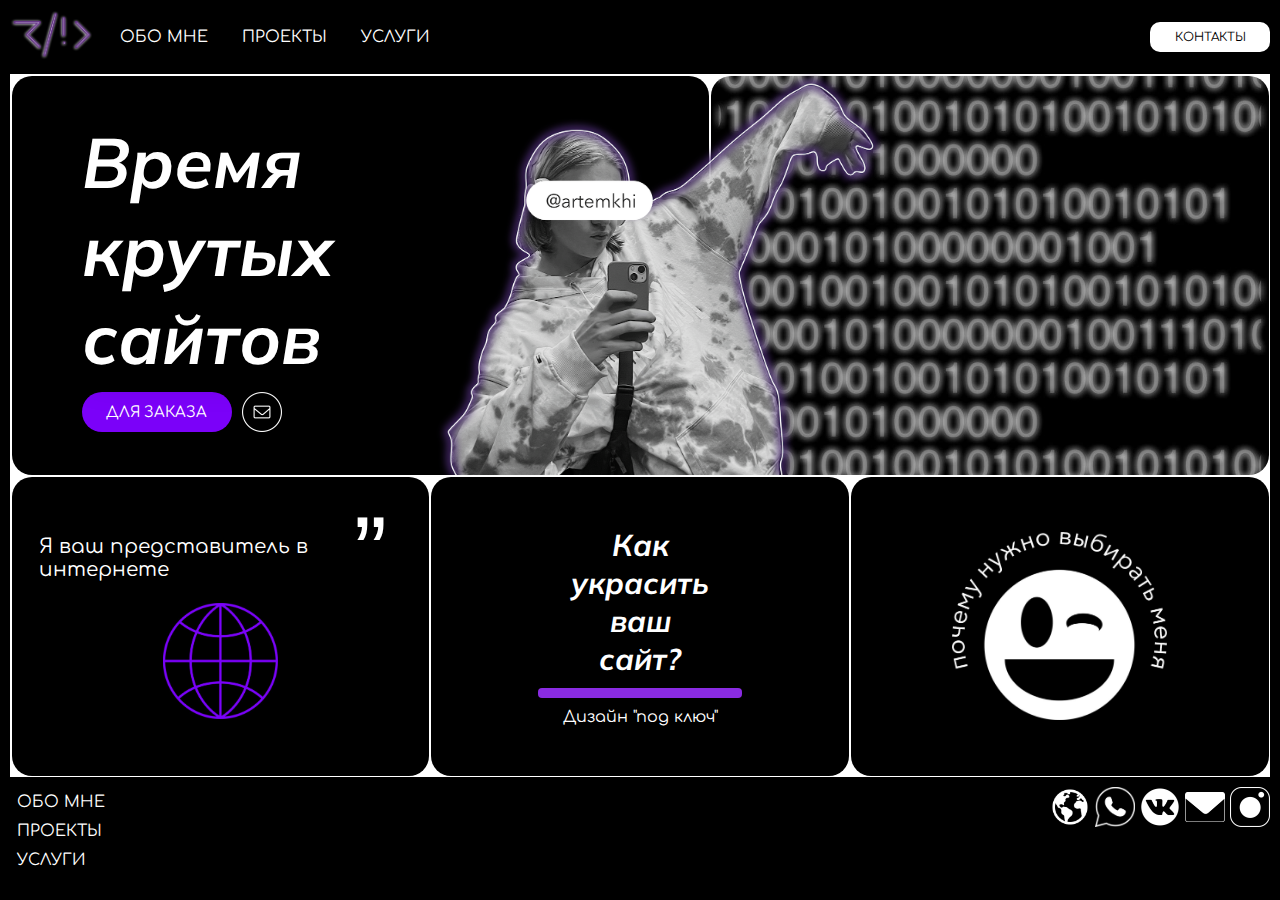
<file: index.html>
<!DOCTYPE html>
<html lang="ru">
<head>
    <meta charset="UTF-8">
    <meta http-equiv="X-UA-Compatible" content="IE=edge">
    <meta name="viewport" content="width=device-width, initial-scale=1.0">
    <meta name="theme-color" content="black">
    <title>Artemkhi - Ваш web-программист</title>
    <link rel="stylesheet" href="style.css">
    <link rel="preconnect" href="https://fonts.googleapis.com"> 
    <link rel="preconnect" href="https://fonts.gstatic.com" crossorigin> 
    <link href="https://fonts.googleapis.com/css2?family=Comfortaa&family=Mulish:ital,wght@0,1000;1,1000&display=swap" rel="stylesheet">
</head>
<body>
    <header>
        <a href="index.html"><img src="media/logo.jpeg" alt="Artemkhi logo" class="logo"></a>
        <nav>
            <a href="about_me">Обо мне</a>
            <a href="projects">Проекты</a>
            <a href="services">Услуги</a>
        </nav>
        <div class="button_placer">
            <a href="contacts"><button class="contact">Контакты</button></a>
        </div>
    </header>
    <main class="one">
        <div class="line one">
            <div class="block one">
                <h1>Время<br>крутых<br>сайтов</h1>
                <div class="button_placer">
                    <a href="contacts"><button style="cursor: pointer">Для заказа</button></a>
                    <img src="media/mail_site.jpeg" alt="Send an email" onclick="openMailAlert()" style="cursor: pointer">
                </div>
                <img src="media/me.png" alt="Artem Khi's photo" class="me">
            </div>
            <div class="block two"></div>
        </div>
        <div class="line two">
            <div class="block one" onclick="window.location = 'about_me'">
                <p class="overlay">”</p>
                <p id="phrase">Я ваш представитель в интернете</p>
                <img src="media/globe.jpeg" alt="Земной шар">
            </div>
            <div class="block two" onclick="window.location = 'services'">
                <h1>Как<br>украсить<br>ваш<br>сайт?</h1>
                <div class="line"></div>
                <p>Дизайн "под ключ"</p>
            </div>
            <div class="block three" onclick="window.location = 'why_me'">
                <img src="media/why_me.jpeg" alt="Почему нужно выбирать меня">
            </div>
        </div>
    </main>
    <footer>
        <nav>
            <a href="about_me">Обо мне</a>
            <a href="projects">Проекты</a>
            <a href="services">Услуги</a>
        </nav>
        <div class="social">
            <a onclick="openLangAlert()"><img src="media/lang.png" alt="Язык (Language)"></a>
            <a href="https://wa.me/79188590229" target="_blank"><img src="media/social/wa.jpeg" alt="Иконка WhatsApp"></a>
            <a href="https://vk.com/artemkhi" target="_blank"><img src="media/social/vk.jpeg" alt="Иконка ВК"></a>
            <a onclick="openMailAlert()"><img src="media/social/email.jpeg" alt="Иконка эл.почты"></a>
            <a href="https://instagram.com/artemhiz" target="_blank"><img src="media/social/inst.jpeg" alt="Иконка Instagram" style="margin-right: 0"></a>
        </div>
    </footer>
    <script src="email.js"></script>
    <script src="language.js"></script>
</body>
</html>
</file>
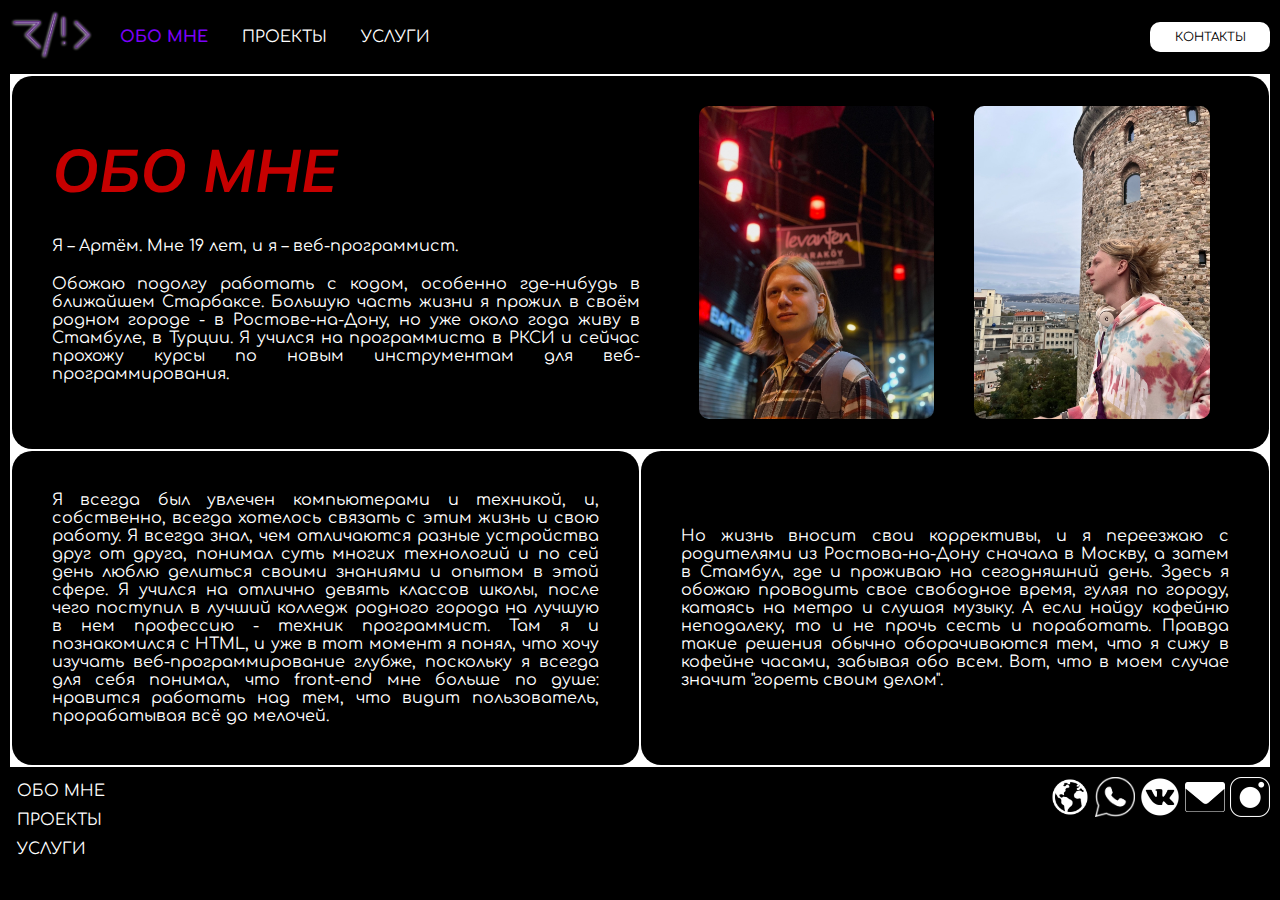
<file: about_me/index.html>
<!DOCTYPE html>
<html lang="ru">
<head>
    <meta charset="UTF-8">
    <meta http-equiv="X-UA-Compatible" content="IE=edge">
    <meta name="viewport" content="width=device-width, initial-scale=1.0">
    <meta name="theme-color" content="black">
    <title>Обо мне | Artemkhi</title>
    <link rel="stylesheet" href="../style.css">
    <link rel="preconnect" href="https://fonts.googleapis.com"> 
    <link rel="preconnect" href="https://fonts.gstatic.com" crossorigin> 
    <link href="https://fonts.googleapis.com/css2?family=Comfortaa&family=Mulish:ital,wght@0,1000;1,1000&display=swap" rel="stylesheet">
</head>
<body>
    <header>
        <a href="../index.html"><img src="../media/logo.jpeg" alt="Artemkhi logo" class="logo"></a>
        <nav>
            <a href="../about_me" class="active">Обо мне</a>
            <a href="../projects">Проекты</a>
            <a href="../services">Услуги</a>
        </nav>
        <div class="button_placer">
            <a href="../contacts"><button class="contact">Контакты</button></a>
        </div>
    </header>
    <main class="two">
        <div class="line one">
            <div class="block one">
                <div class="text">
                    <h1>Обо мне</h1>
                    <p>Я – Артём. Мне 19 лет, и я – веб-программист.</p>
                    <p>Обожаю подолгу работать с кодом, особенно где-нибудь в ближайшем Старбаксе. Большую часть жизни я прожил в своём родном городе - в Ростове-на-Дону, но уже около года живу в Стамбуле, в Турции. Я учился на программиста в РКСИ и сейчас прохожу курсы по новым инструментам для веб-программирования.</p>
                </div>
                <div class="photos">
                    <img src="../media/me_2_1.jpeg" alt="Фото 1">
                    <img src="../media/me_2_2.jpeg" alt="Фото 2">
                </div>
            </div>
        </div>
        <div class="line two">
            <div class="block one">
                <p>Я всегда был увлечен компьютерами и техникой, и, собственно, всегда хотелось связать с этим жизнь и свою работу. Я всегда знал, чем отличаются разные устройства друг от друга, понимал суть многих технологий и по сей день люблю делиться своими знаниями и опытом в этой сфере. Я учился на отлично девять классов школы, после чего поступил в лучший колледж родного города на лучшую в нем профессию - техник программист. Там я и познакомился с HTML, и уже в тот момент я понял, что хочу изучать веб-программирование глубже, поскольку я всегда для себя понимал, что front-end мне больше по душе: нравится работать над тем, что видит пользователь, прорабатывая всё до мелочей.</p>
            </div>
            <div class="block two">
                <p>Но жизнь вносит свои коррективы, и я переезжаю с родителями из Ростова-на-Дону сначала в Москву, а затем в Стамбул, где и проживаю на сегодняшний день. Здесь я обожаю проводить свое свободное время, гуляя по городу, катаясь на метро и слушая музыку. А если найду кофейню неподалеку, то и не прочь сесть и поработать. Правда такие решения обычно оборачиваются тем, что я сижу в кофейне часами, забывая обо всем. Вот, что в моем случае значит "гореть своим делом".</p>
            </div>
        </div>
    </main>
    <footer>
        <nav>
            <a href="../about_me">Обо мне</a>
            <a href="../projects">Проекты</a>
            <a href="../services">Услуги</a>
        </nav>
        <div class="social">
            <a onclick="openLangAlert()"><img src="../media/lang.png" alt="Язык (Language)"></a>
            <a href="https://wa.me/79188590229" target="_blank"><img src="../media/social/wa.jpeg" alt="Иконка WhatsApp"></a>
            <a href="https://vk.com/artemkhi" target="_blank"><img src="../media/social/vk.jpeg" alt="Иконка ВК"></a>
            <a onclick="openMailAlert()"><img src="../media/social/email.jpeg" alt="Иконка эл.почты"></a>
            <a href="https://instagram.com/artemhiz" target="_blank"><img src="../media/social/inst.jpeg" alt="Иконка Instagram" style="margin-right: 0"></a>
        </div>
    </footer>
    <script src="../email.js"></script>
    <script src="../language.js"></script>
</body>
</html>
</file>
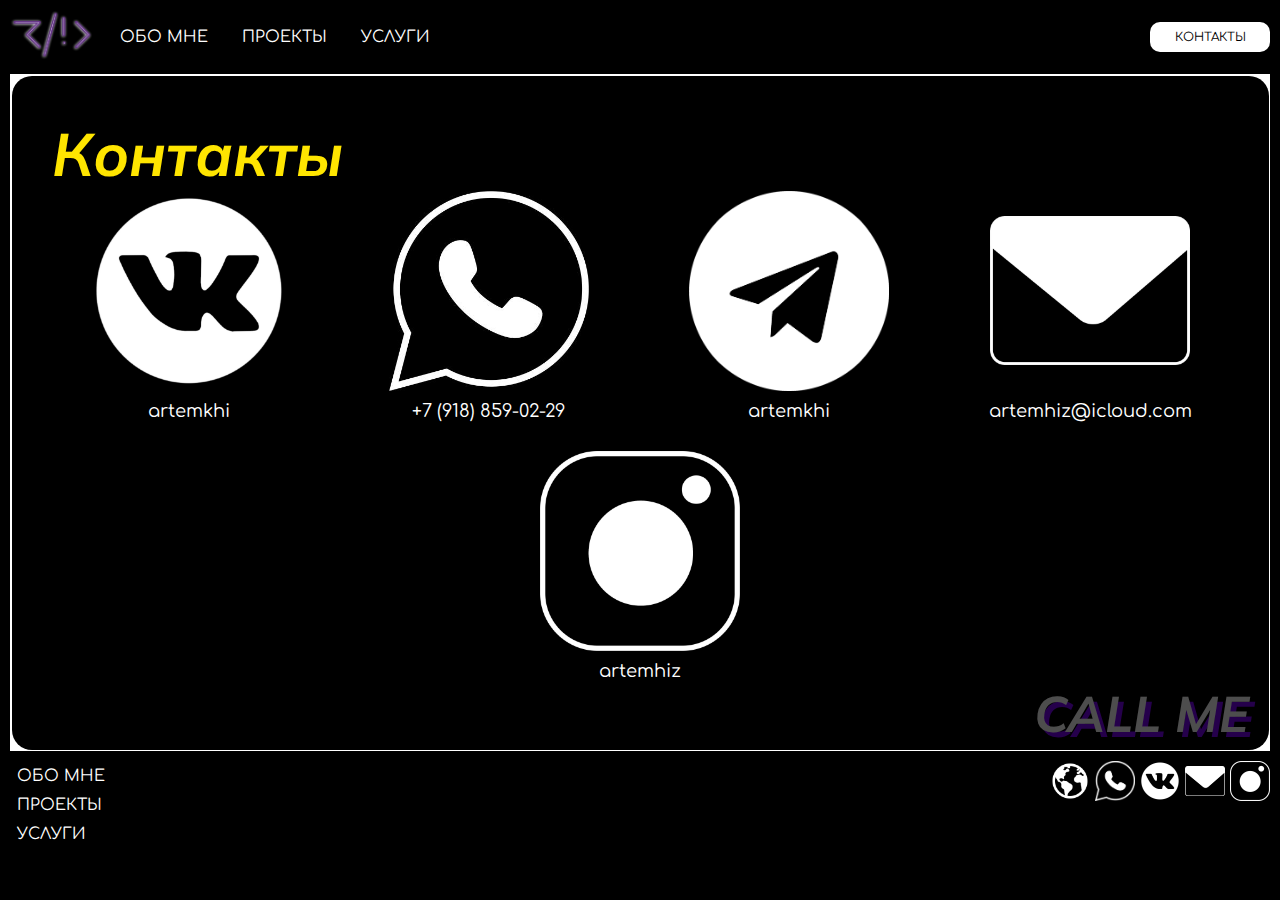
<file: contacts/index.html>
<!DOCTYPE html>
<html lang="ru">
<head>
    <meta charset="UTF-8">
    <meta http-equiv="X-UA-Compatible" content="IE=edge">
    <meta name="viewport" content="width=device-width, initial-scale=1.0">
    <meta name="theme-color" content="black">
    <title>Контакты | Artemkhi</title>
    <link rel="stylesheet" href="../style.css">
    <link rel="preconnect" href="https://fonts.googleapis.com"> 
    <link rel="preconnect" href="https://fonts.gstatic.com" crossorigin> 
    <link href="https://fonts.googleapis.com/css2?family=Comfortaa&family=Mulish:ital,wght@0,1000;1,1000&display=swap" rel="stylesheet">
</head>
<body>
    <header>
        <a href="../index.html"><img src="../media/logo.jpeg" alt="Artemkhi logo" class="logo"></a>
        <nav>
            <a href="../about_me">Обо мне</a>
            <a href="../projects">Проекты</a>
            <a href="../services">Услуги</a>
        </nav>
        <div class="button_placer">
            <a href="../contacts"><button class="contact">Контакты</button></a>
        </div>
    </header>
    <main class="five">
        <div class="line one">
            <div class="block one">
                <h1>Контакты</h1>
                <div class="contact_list">
                    <div class="contact_point" onclick="window.open('https://vk.com/artemkhi', '_blank')">
                        <img src="../media/social/vk.jpeg" alt="Иконка ВК">
                        <p>artemkhi</p>
                    </div>
                    <div class="contact_point" onclick="window.open('https://wa.me/79188590229', '_blank')">
                        <img src="../media/social/wa.jpeg" alt="Иконка WhatsApp">
                        <p>+7 (918) 859-02-29</p>
                    </div>
                    <div class="contact_point" onclick="window.open('https://t.me/artemkhi', '_blank')">
                        <img src="../media/social/telegram.png" alt="Иконка Telegram">
                        <p>artemkhi</p>
                    </div>
                    <div class="contact_point" onclick="openMailAlert()">
                        <div class="placer" style="flex-grow: 1; display: flex; align-items: center">
                            <img src="../media/social/email.jpeg" alt="Иконка эл. почты">
                        </div>
                        <p>artemhiz@icloud.com</p>
                    </div>
                    <div class="contact_point" onclick="window.open('https://instagram.com/artemhiz', '_blank')">
                        <img src="../media/social/inst.jpeg" alt="Иконка Instagram">
                        <p>artemhiz</p>
                    </div>
                </div>
                <h2>CALL ME</h2>
            </div>
        </div>
    </main>
    <footer>
        <nav>
            <a href="../about_me">Обо мне</a>
            <a href="../projects">Проекты</a>
            <a href="../services">Услуги</a>
        </nav>
        <div class="social">
            <a onclick="openLangAlert()"><img src="../media/lang.png" alt="Язык (Language)"></a>
            <a href="https://wa.me/79188590229" target="_blank"><img src="../media/social/wa.jpeg" alt="Иконка WhatsApp"></a>
            <a href="https://vk.com/artemkhi" target="_blank"><img src="../media/social/vk.jpeg" alt="Иконка ВК"></a>
            <a onclick="openMailAlert()"><img src="../media/social/email.jpeg" alt="Иконка эл.почты"></a>
            <a href="https://instagram.com/artemhiz" target="_blank"><img src="../media/social/inst.jpeg" alt="Иконка Instagram" style="margin-right: 0"></a>
        </div>
    </footer>
    <script src="../email.js"></script>
    <script src="../language.js"></script>
</body>
</html>
</file>
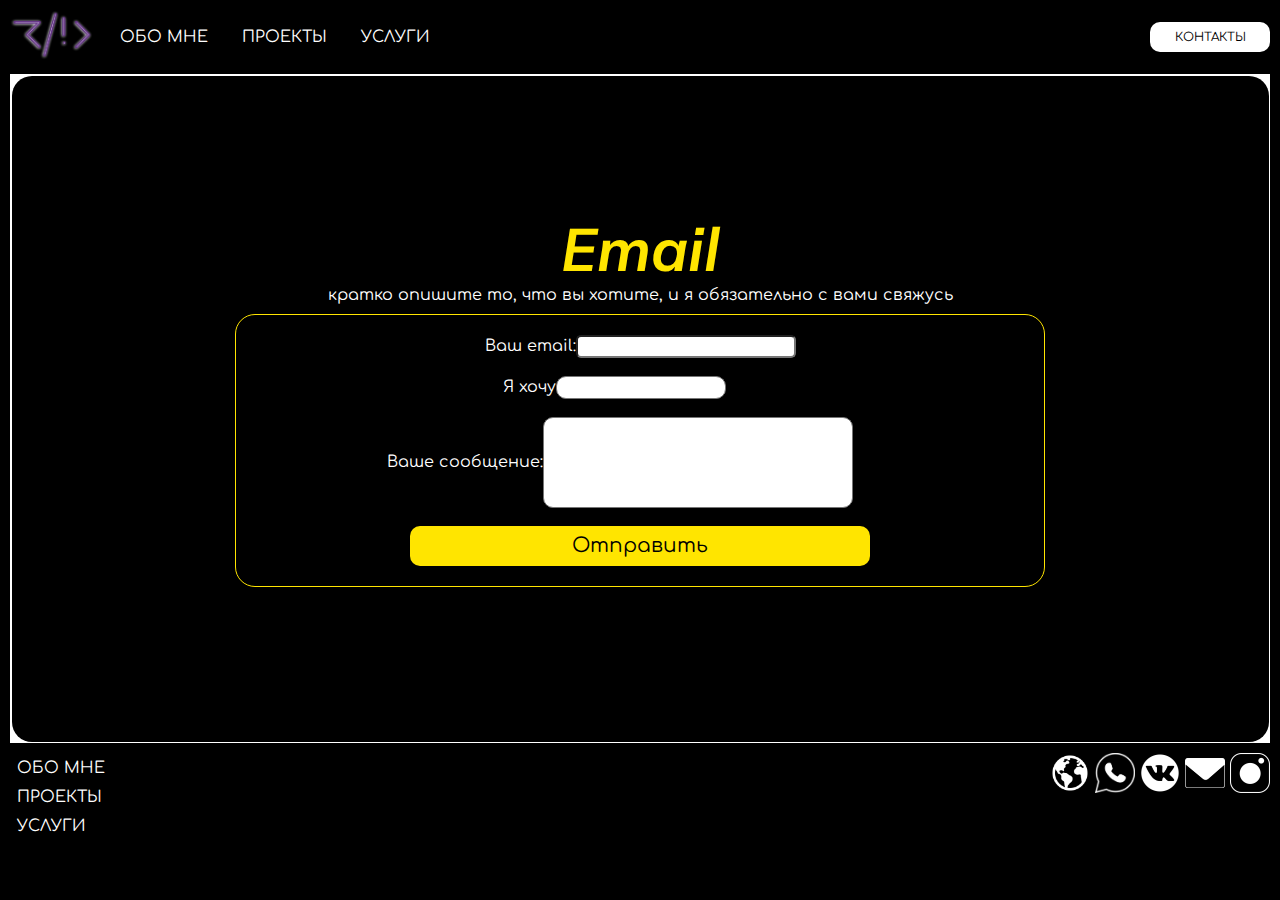
<file: email/index.html>
<!DOCTYPE html>
<html lang="ru">
<head>
    <meta charset="UTF-8">
    <meta http-equiv="X-UA-Compatible" content="IE=edge">
    <meta name="viewport" content="width=device-width, initial-scale=1.0">
    <meta name="theme-color" content="black">
    <title>Email | Artemkhi</title>
    <link rel="stylesheet" href="../style.css">
    <link rel="preconnect" href="https://fonts.googleapis.com"> 
    <link rel="preconnect" href="https://fonts.gstatic.com" crossorigin> 
    <link href="https://fonts.googleapis.com/css2?family=Comfortaa&family=Mulish:ital,wght@0,1000;1,1000&display=swap" rel="stylesheet">
</head>
<body>
    <header>
        <a href="../index.html"><img src="../media/logo.jpeg" alt="Artemkhi logo" class="logo"></a>
        <nav>
            <a href="../about_me">Обо мне</a>
            <a href="../projects">Проекты</a>
            <a href="../services">Услуги</a>
        </nav>
        <div class="button_placer">
            <a href="../contacts"><button class="contact">Контакты</button></a>
        </div>
    </header>
    <main class="eight">
        <div class="line one">
            <div class="block one">
                <h1>Email</h1>
                <p>кратко опишите то, что вы хотите, и я обязательно с вами свяжусь</p>
                <div class="formholder">
                    <form
                    action="https://formspree.io/f/xknadpod"
                    method="POST"
                    >
                        <label>
                            Ваш email: 
                            <input type="email" name="email" required>
                        </label><br>
                        <label>
                            Я хочу
                            <textarea name="message" rows="1"></textarea>
                        </label><br>
                        <label>
                            Ваше сообщение:
                            <textarea name="message" rows="5" cols="33"></textarea>
                        </label><br>
                        <!-- your other form fields go here -->
                        <button type="submit">Отправить</button>
                    </form>
                </div>
            </div>
        </div>
    </main>
    <footer>
        <nav>
            <a href="../about_me">Обо мне</a>
            <a href="../projects">Проекты</a>
            <a href="../services">Услуги</a>
        </nav>
        <div class="social">
            <a onclick="openLangAlert()"><img src="../media/lang.png" alt="Язык (Language)"></a>
            <a href="https://wa.me/79188590229" target="_blank"><img src="../media/social/wa.jpeg" alt="Иконка WhatsApp"></a>
            <a href="https://vk.com/artemkhi" target="_blank"><img src="../media/social/vk.jpeg" alt="Иконка ВК"></a>
            <a onclick="openMailAlert()"><img src="../media/social/email.jpeg" alt="Иконка эл.почты"></a>
            <a href="https://instagram.com/artemhiz" target="_blank"><img src="../media/social/inst.jpeg" alt="Иконка Instagram" style="margin-right: 0"></a>
        </div>
    </footer>
    <script src="../email.js"></script>
    <script src="../language.js"></script>
</body>
</html>
</file>
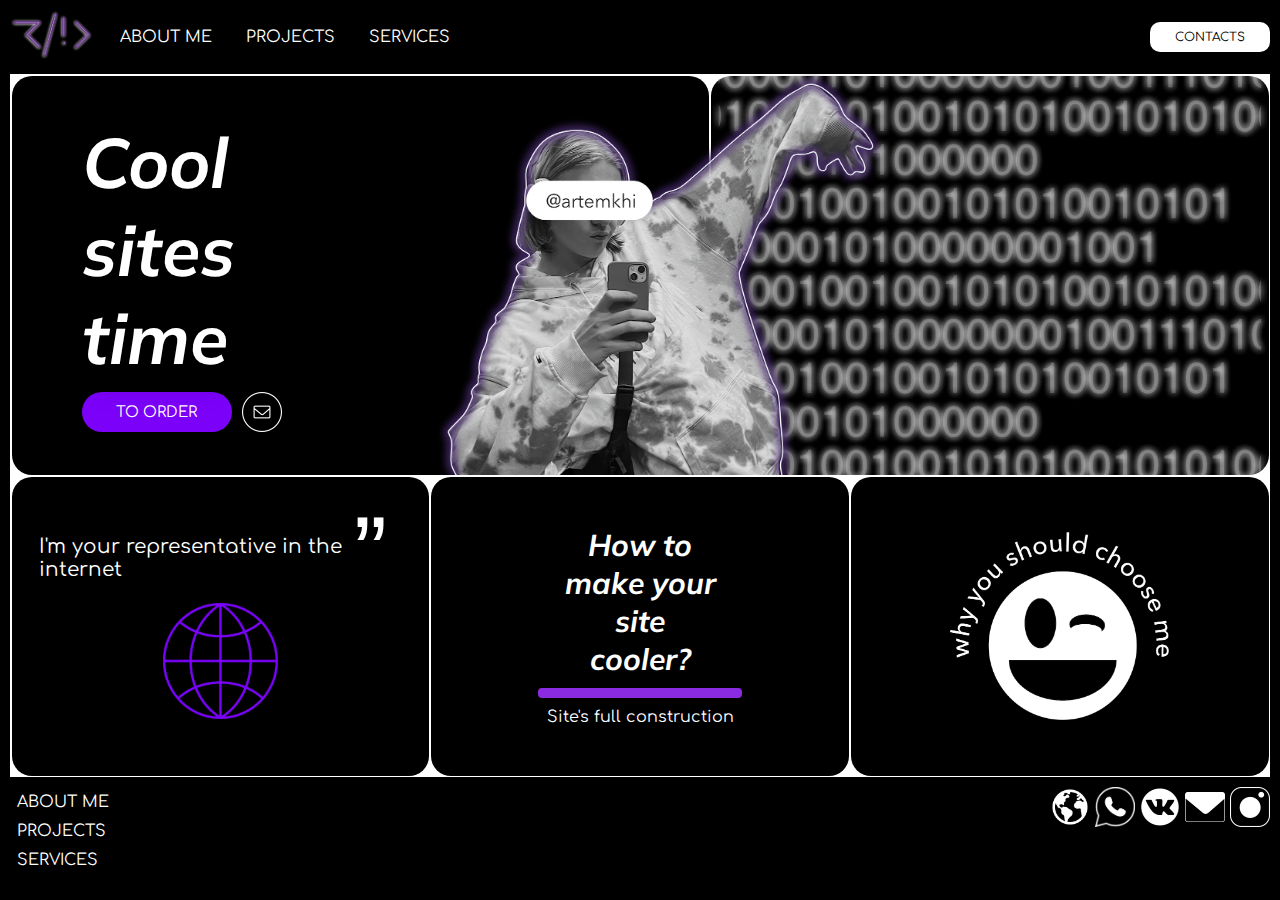
<file: en/index.html>
<!DOCTYPE html>
<html lang="en">
<head>
    <meta charset="UTF-8">
    <meta http-equiv="X-UA-Compatible" content="IE=edge">
    <meta name="viewport" content="width=device-width, initial-scale=1.0">
    <meta name="theme-color" content="black">
    <title>Artemkhi - Your web-developer</title>
    <link rel="stylesheet" href="../style.css">
    <link rel="preconnect" href="https://fonts.googleapis.com"> 
    <link rel="preconnect" href="https://fonts.gstatic.com" crossorigin> 
    <link href="https://fonts.googleapis.com/css2?family=Comfortaa&family=Mulish:ital,wght@0,1000;1,1000&display=swap" rel="stylesheet">
</head>
<body>
    <header>
        <a href="index.html"><img src="../media/logo.jpeg" alt="Artemkhi logo" class="logo"></a>
        <nav>
            <a href="about_me">About me</a>
            <a href="projects">Projects</a>
            <a href="services">Services</a>
        </nav>
        <div class="button_placer">
            <a href="contacts"><button class="contact">Contacts</button></a>
        </div>
    </header>
    <main class="one">
        <div class="line one">
            <div class="block one">
                <h1>Cool<br>sites<br>time</h1>
                <div class="button_placer">
                    <a href="contacts"><button style="cursor: pointer">To order</button></a>
                    <img src="../media/mail_site.jpeg" alt="Send an email" onclick="openMailAlert()" style="cursor: pointer">
                </div>
                <img src="../media/me.png" alt="Artem Khi's photo" class="me">
            </div>
            <div class="block two"></div>
        </div>
        <div class="line two">
            <div class="block one" onclick="window.location = 'about_me'">
                <p class="overlay">”</p>
                <p id="phrase">I'm your representative in the internet</p>
                <img src="../media/globe.jpeg" alt="Globe">
            </div>
            <div class="block two" onclick="window.location = 'services'">
                <h1>How to<br>make your<br>site<br>cooler?</h1>
                <div class="line"></div>
                <p>Site's full construction</p>
            </div>
            <div class="block three" onclick="window.location = 'why_me'">
                <img src="../media/why_me_en.png" alt="Why you should choose me">
            </div>
        </div>
    </main>
    <footer>
        <nav>
            <a href="about_me">About me</a>
            <a href="projects">Projects</a>
            <a href="services">Services</a>
        </nav>
        <div class="social">
            <a onclick="openLangAlert()"><img src="../media/lang.png" alt="Language"></a>
            <a href="https://wa.me/79188590229" target="_blank"><img src="../media/social/wa.jpeg" alt="WhatsApp icon"></a>
            <a href="https://vk.com/artemkhi" target="_blank"><img src="../media/social/vk.jpeg" alt="VK icon"></a>
            <a onclick="openMailAlert()"><img src="../media/social/email.jpeg" alt="Email icon"></a>
            <a href="https://instagram.com/artemhiz" target="_blank"><img src="../media/social/inst.jpeg" alt="Instagram icon" style="margin-right: 0"></a>
        </div>
    </footer>
    <script src="email.js"></script>
    <script src="language.js"></script>
</body>
</html>
</file>
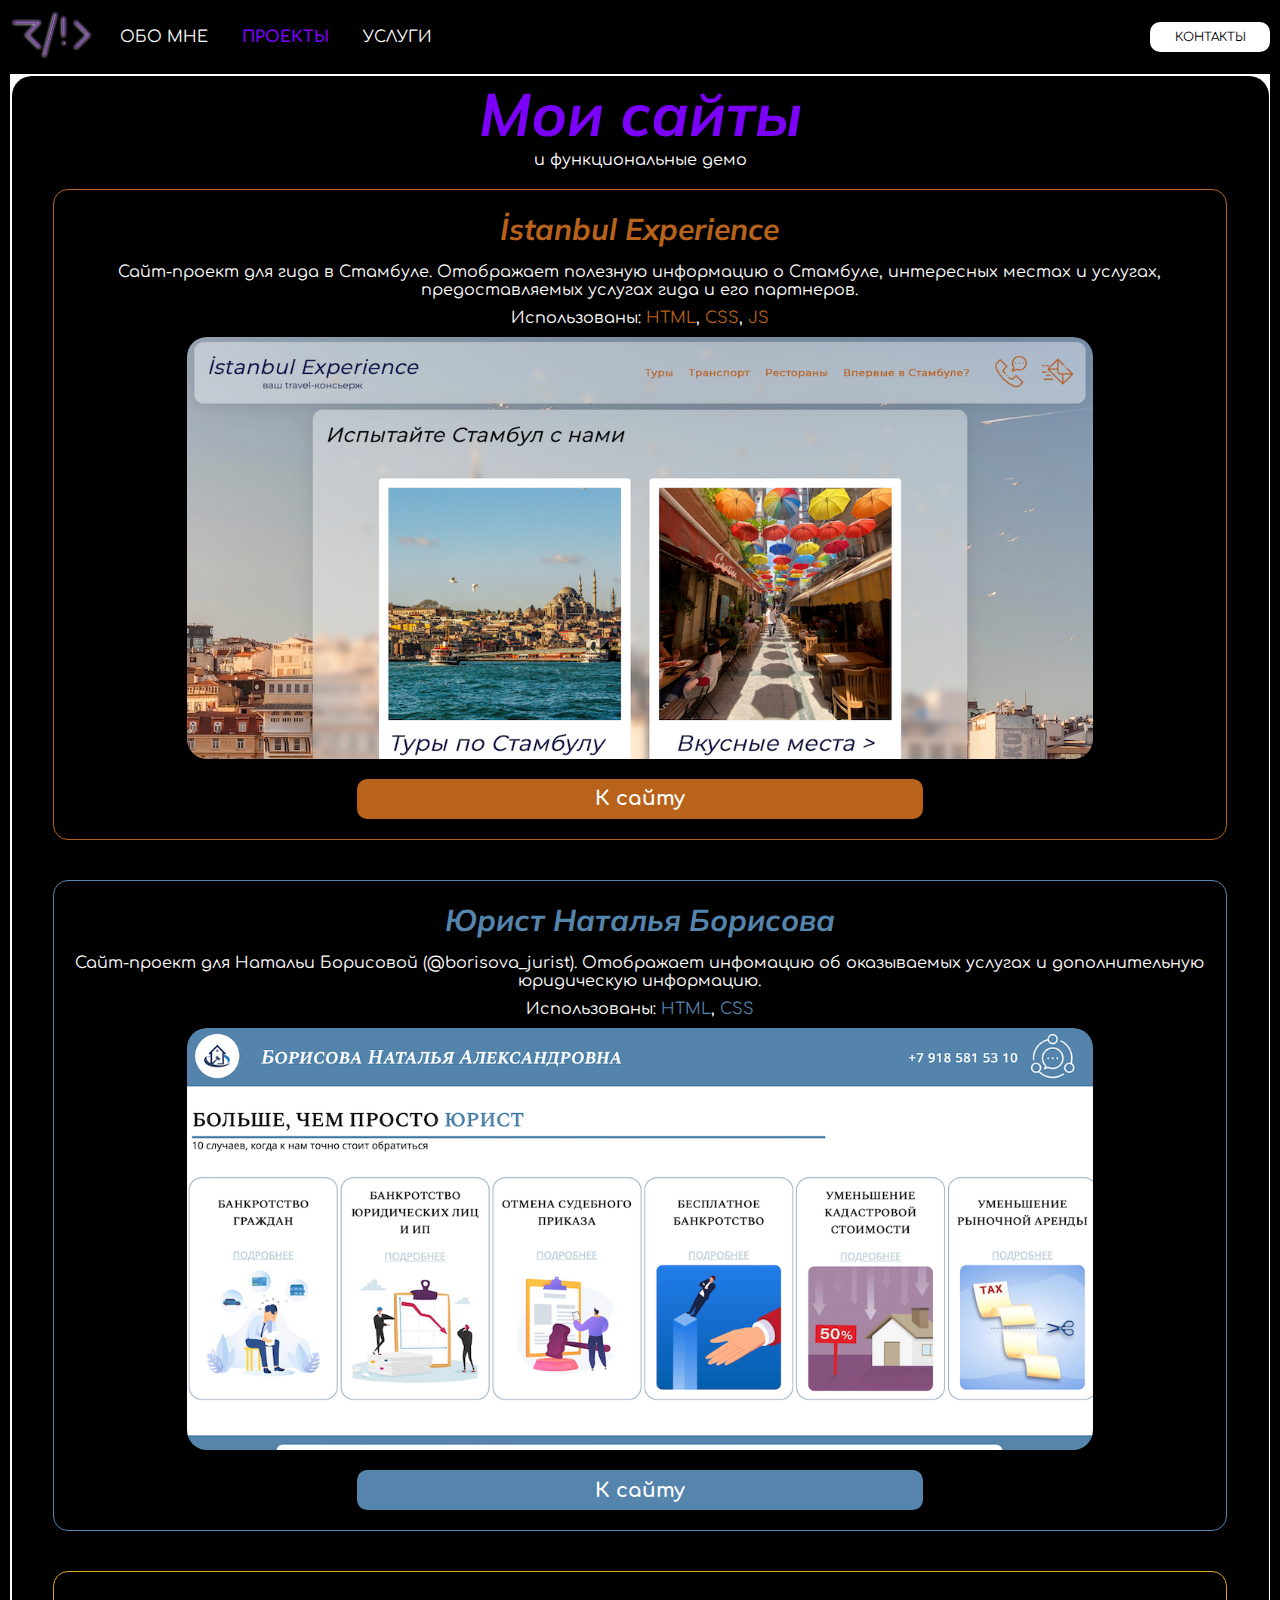
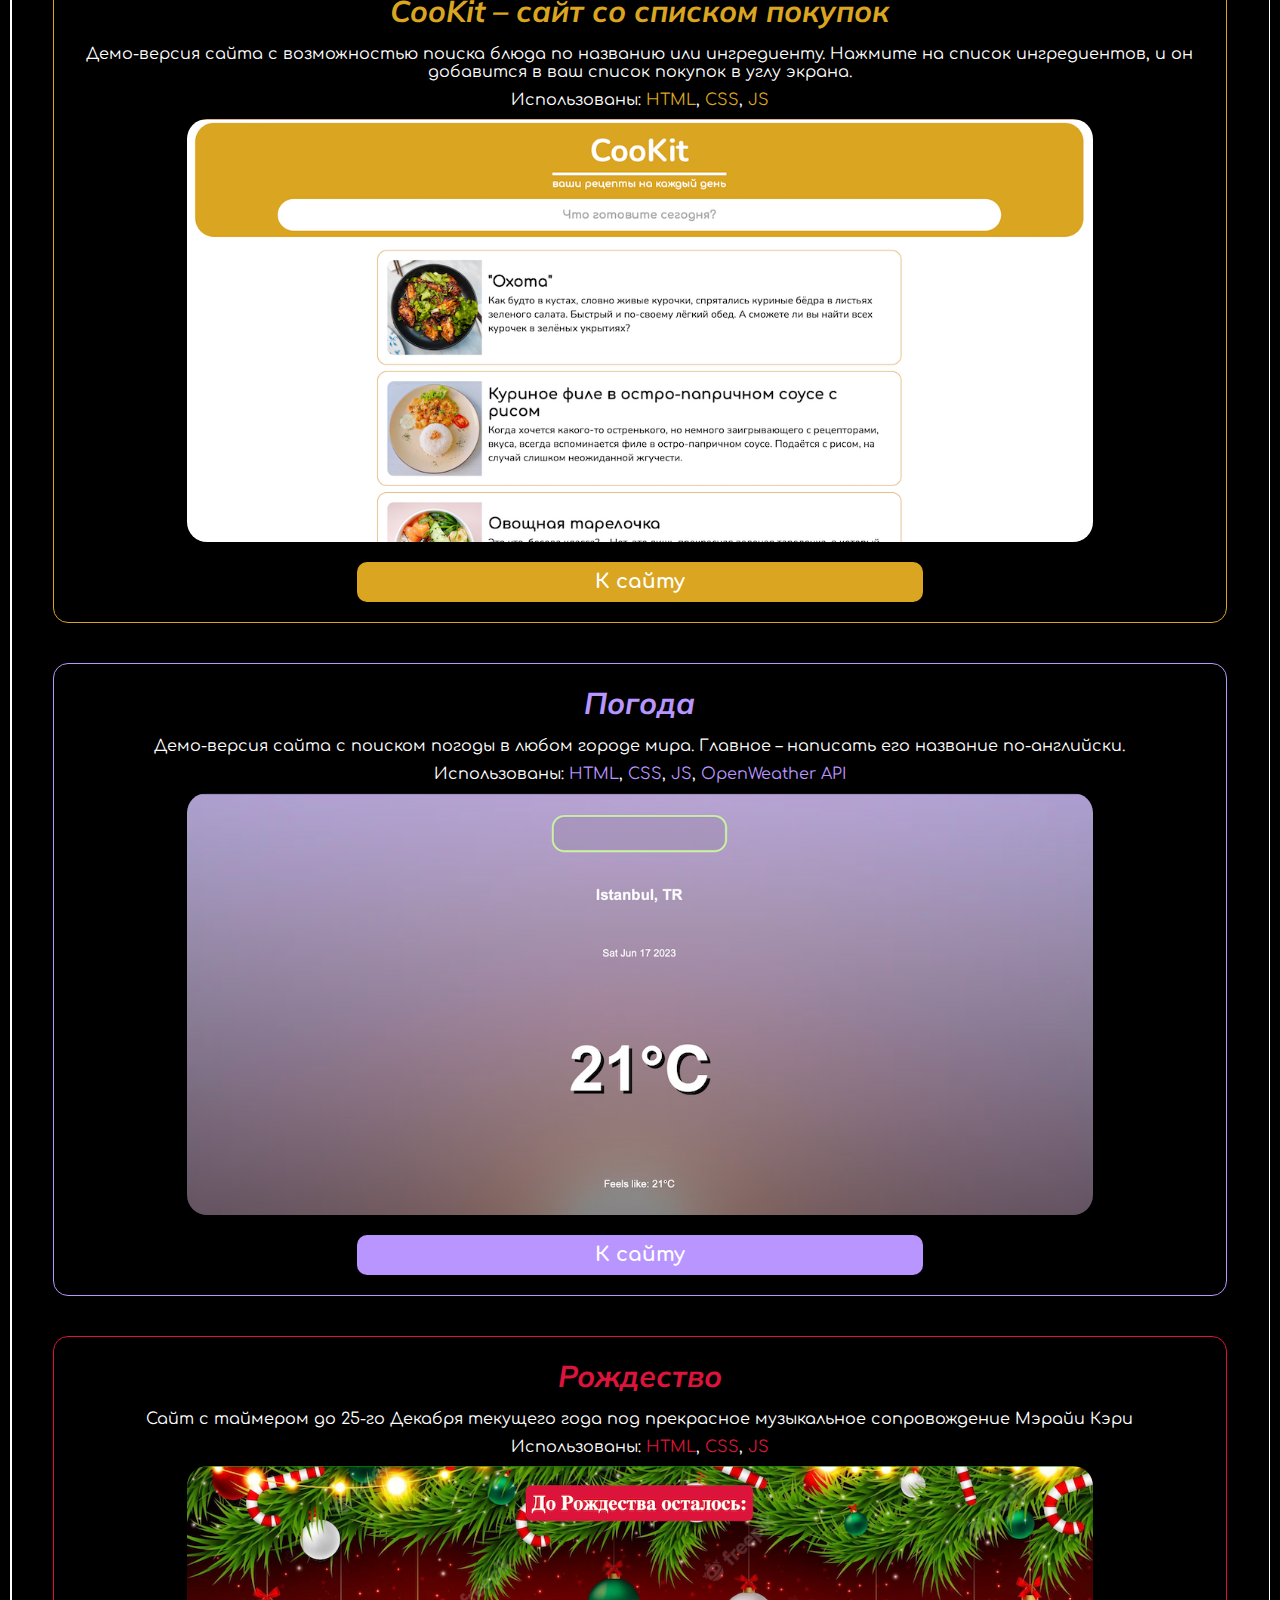
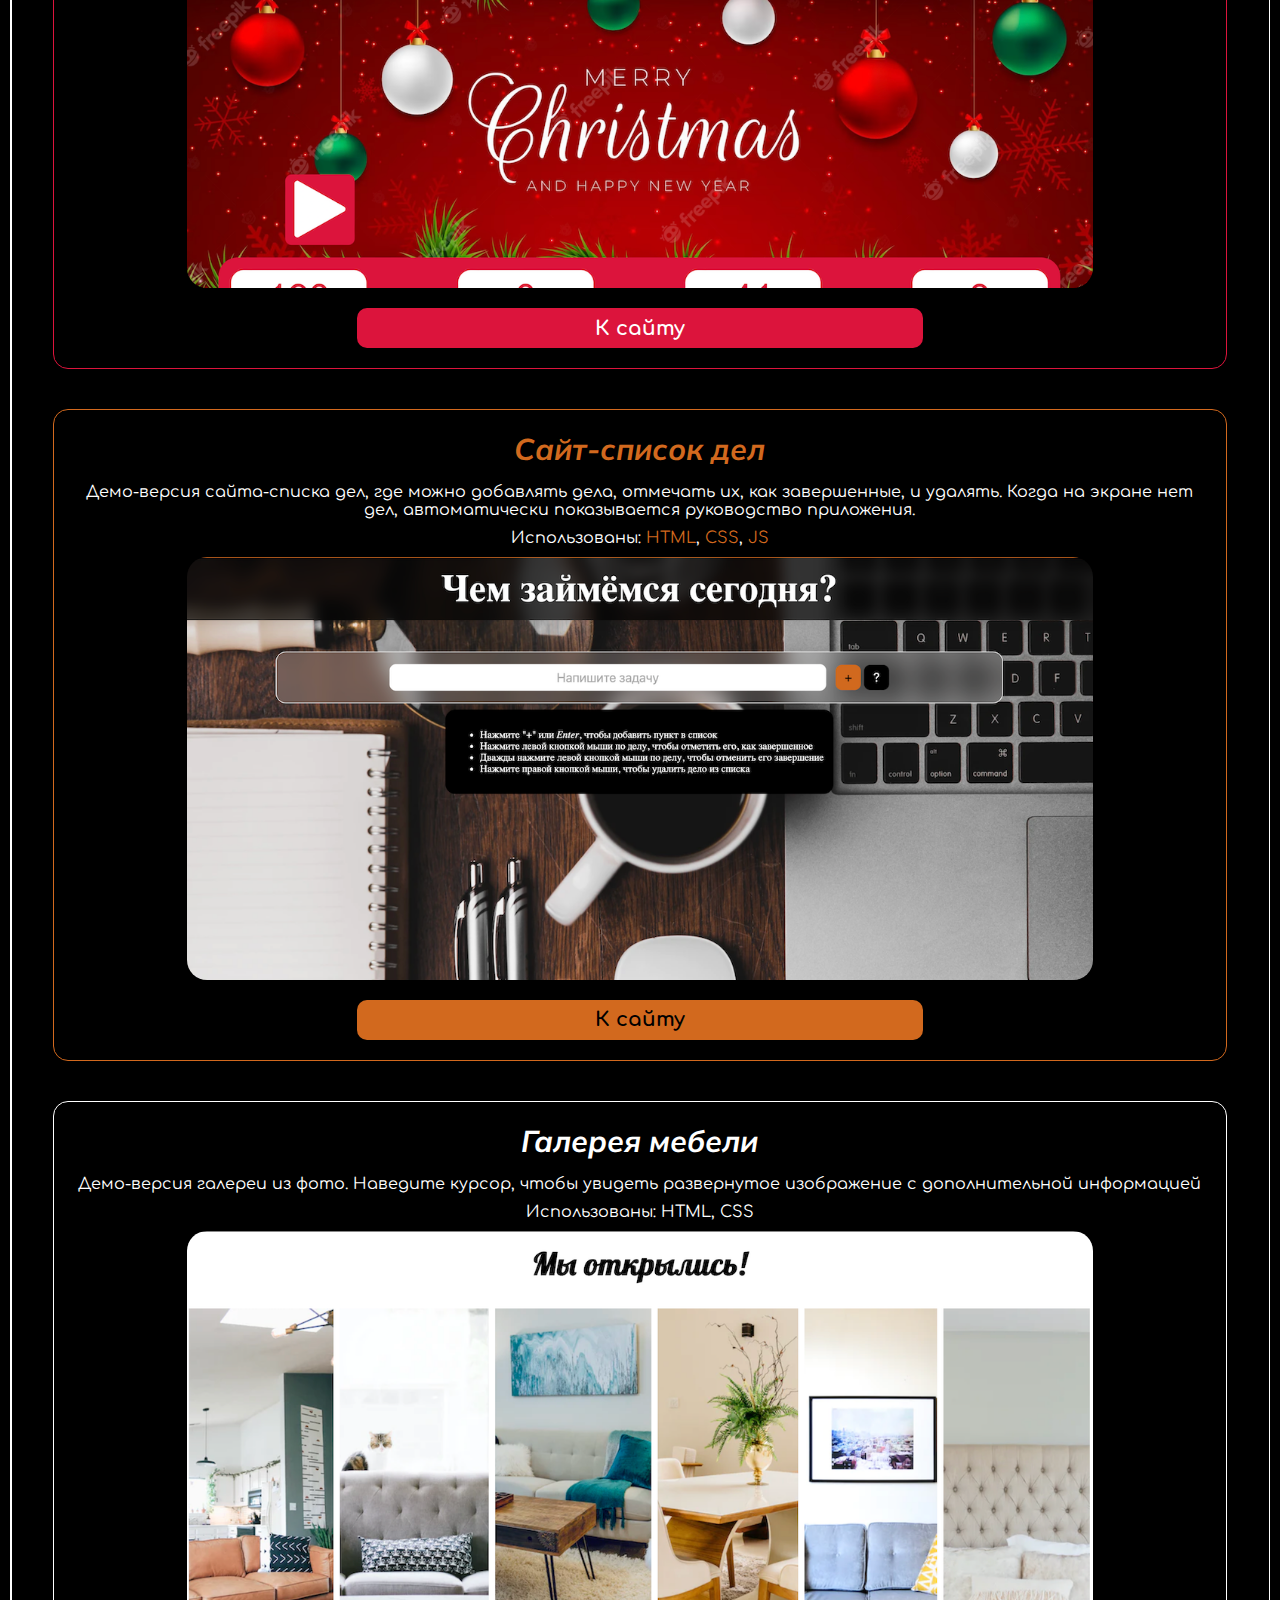
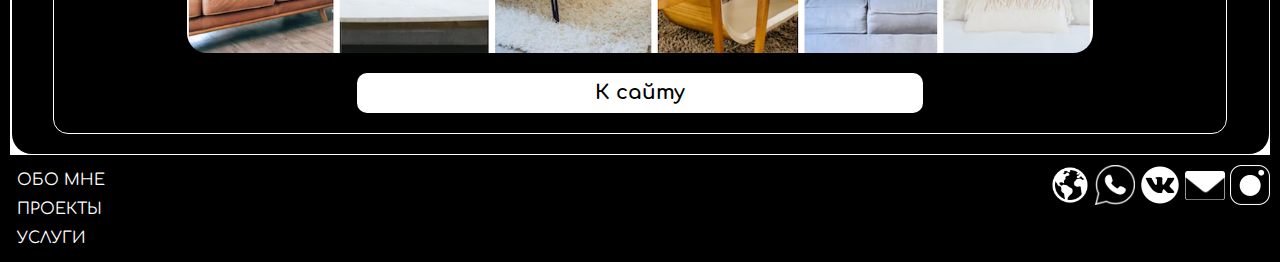
<file: projects/index.html>
<!DOCTYPE html>
<html lang="ru">
<head>
    <meta charset="UTF-8">
    <meta http-equiv="X-UA-Compatible" content="IE=edge">
    <meta name="viewport" content="width=device-width, initial-scale=1.0">
    <meta name="theme-color" content="black">
    <title>Проекты | Artemkhi</title>
    <link rel="stylesheet" href="../style.css">
    <link rel="preconnect" href="https://fonts.googleapis.com"> 
    <link rel="preconnect" href="https://fonts.gstatic.com" crossorigin> 
    <link href="https://fonts.googleapis.com/css2?family=Comfortaa&family=Mulish:ital,wght@0,1000;1,1000&display=swap" rel="stylesheet">
</head>
<body>
    <header>
        <a href="../index.html"><img src="../media/logo.jpeg" alt="Artemkhi logo" class="logo"></a>
        <nav>
            <a href="../about_me">Обо мне</a>
            <a href="../projects" class="active">Проекты</a>
            <a href="../services">Услуги</a>
        </nav>
        <div class="button_placer">
            <a href="../contacts"><button class="contact">Контакты</button></a>
        </div>
    </header>
    <main class="six">
        <div class="line one">
            <div class="block one">
                <h1>Мои сайты</h1>
                <p>и функциональные демо</p>
                <div class="sitecard" id="istex">
                    <h2>İstanbul Experience</h2>
                    <p>Сайт-проект для гида в Стамбуле. Отображает полезную информацию о Стамбуле, интересных местах и услугах, предоставляемых услугах гида и его партнеров.</p>
                    <p class="used">Использованы: <span>HTML</span>, <span>CSS</span>, <span>JS</span></p>
                    <img src="../../media/screenshots/istex.png" alt="Скриншот сайта İstanbul Experience">
                    <button>К сайту</button>
                </div>
                <div class="sitecard" id="nbsite">
                    <h2>Юрист Наталья Борисова</h2>
                    <p>Сайт-проект для Натальи Борисовой (@borisova_jurist). Отображает инфомацию об оказываемых услугах и дополнительную юридическую информацию.</p>
                    <p class="used">Использованы: <span>HTML</span>, <span>CSS</span></p>
                    <img src="../media/screenshots/nbsite.png" alt="Скриншот сайта Натальи Борисовой">
                    <button>К сайту</button>
                </div>
                <div class="sitecard" id="cookit">
                    <h2>CooKit – сайт со списком покупок</h2>
                    <p>Демо-версия сайта с возможностью поиска блюда по названию или ингредиенту. Нажмите на список ингредиентов, и он добавится в ваш список покупок в углу экрана.</p>
                    <p class="used">Использованы: <span>HTML</span>, <span>CSS</span>, <span>JS</span></p>
                    <img src="../media/screenshots/cookit.png" alt="Скриншот сайта CooKit">
                    <button>К сайту</button>
                </div>
                <div class="sitecard" id="weather">
                    <h2>Погода</h2>
                    <p>Демо-версия сайта с поиском погоды в любом городе мира. Главное – написать его название по-английски.</p>
                    <p class="used">Использованы: <span>HTML</span>, <span>CSS</span>, <span>JS</span>, <span>OpenWeather API</span></p>
                    <img src="../media/screenshots/weather.png" alt="Скриншот сайта с погодой">
                    <button>К сайту</button>
                </div>
                <div class="sitecard" id="christmas">
                    <h2>Рождество</h2>
                    <p>Сайт с таймером до 25-го Декабря текущего года под прекрасное музыкальное сопровождение Мэрайи Кэри</p>
                    <p class="used">Использованы: <span>HTML</span>, <span>CSS</span>, <span>JS</span></p>
                    <img src="../media/screenshots/christmas.png" alt="Скриншот сайта с таймером до Рождества">
                    <button>К сайту</button>
                </div>
                <div class="sitecard" id="todolist">
                    <h2>Сайт-список дел</h2>
                    <p>Демо-версия сайта-списка дел, где можно добавлять дела, отмечать их, как завершенные, и удалять. Когда на экране нет дел, автоматически показывается руководство приложения.</p>
                    <p class="used">Использованы: <span>HTML</span>, <span>CSS</span>, <span>JS</span></p>
                    <img src="../media/screenshots/todolist.png" alt="Скриншот сайта-списка дел">
                    <button>К сайту</button>
                </div>
                <div class="sitecard" id="furniture">
                    <h2>Галерея мебели</h2>
                    <p>Демо-версия галереи из фото. Наведите курсор, чтобы увидеть развернутое изображение с дополнительной информацией</p>
                    <p class="used">Использованы: <span>HTML</span>, <span>CSS</span></p>
                    <img src="../media/screenshots/furniture.png" alt="Скриншот сайта-галереи">
                    <button>К сайту</button>
                </div>
            </div>
        </div>
    </main>
    <footer>
        <nav>
            <a href="../about_me">Обо мне</a>
            <a href="../projects">Проекты</a>
            <a href="../services">Услуги</a>
        </nav>
        <div class="social">
            <a onclick="openLangAlert()"><img src="../media/lang.png" alt="Язык (Language)"></a>
            <a href="https://wa.me/79188590229" target="_blank"><img src="../media/social/wa.jpeg" alt="Иконка WhatsApp"></a>
            <a href="https://vk.com/artemkhi" target="_blank"><img src="../media/social/vk.jpeg" alt="Иконка ВК"></a>
            <a onclick="openMailAlert()"><img src="../media/social/email.jpeg" alt="Иконка эл.почты"></a>
            <a href="https://instagram.com/artemhiz" target="_blank"><img src="../media/social/inst.jpeg" alt="Иконка Instagram" style="margin-right: 0"></a>
        </div>
    </footer>
    <script src="../email.js"></script>
    <script src="../language.js"></script>
    <script src="../projects.js"></script>
</body>
</html>
</file>
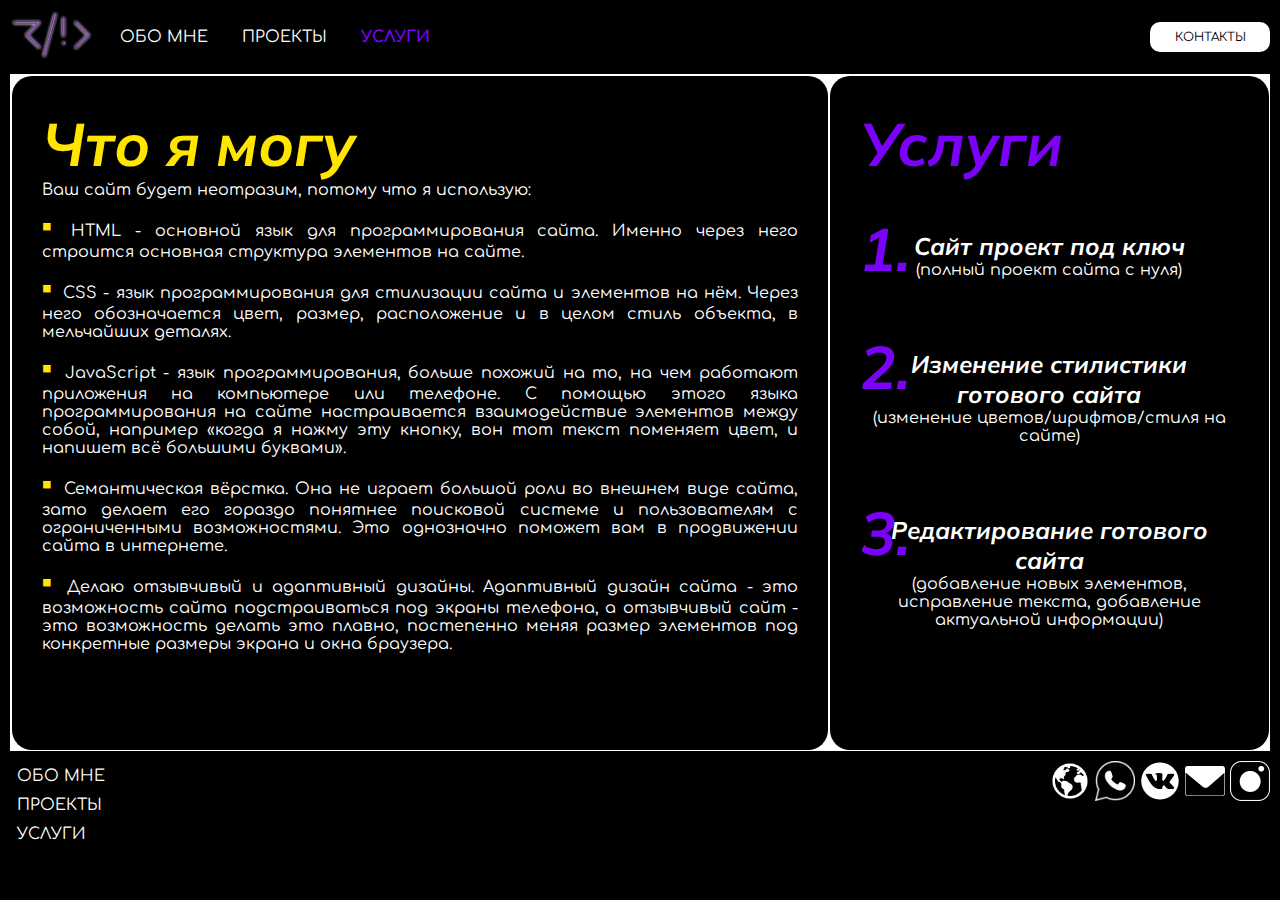
<file: services/index.html>
<!DOCTYPE html>
<html lang="ru">
<head>
    <meta charset="UTF-8">
    <meta http-equiv="X-UA-Compatible" content="IE=edge">
    <meta name="viewport" content="width=device-width, initial-scale=1.0">
    <meta name="theme-color" content="black">
    <title>Услуги | Artemkhi</title>
    <link rel="stylesheet" href="../style.css">
    <link rel="preconnect" href="https://fonts.googleapis.com"> 
    <link rel="preconnect" href="https://fonts.gstatic.com" crossorigin> 
    <link href="https://fonts.googleapis.com/css2?family=Comfortaa&family=Mulish:ital,wght@0,1000;1,1000&display=swap" rel="stylesheet">
</head>
<body>
    <header>
        <a href="../index.html"><img src="../media/logo.jpeg" alt="Artemkhi logo" class="logo"></a>
        <nav>
            <a href="../about_me">Обо мне</a>
            <a href="../projects">Проекты</a>
            <a href="../services" class="active">Услуги</a>
        </nav>
        <div class="button_placer">
            <a href="../contacts"><button class="contact">Контакты</button></a>
        </div>
    </header>
    <main class="three">
        <div class="line one">
            <div class="block one">
                <h1>Что я могу</h1>
                <p>Ваш сайт будет неотразим, потому что я использую:</p>
                <ul>
                    <li>HTML - основной язык для программирования сайта. Именно через него строится основная структура элементов на сайте. </li>
                    <li>CSS - язык программирования для стилизации сайта и элементов на нём. Через него обозначается цвет, размер, расположение и в целом стиль объекта, в мельчайших деталях.</li>
                    <li>JavaScript - язык программирования, больше похожий на то, на чем работают приложения на компьютере или телефоне. С помощью этого языка программирования на сайте настраивается взаимодействие элементов между собой, например «когда я нажму эту кнопку, вон тот текст поменяет цвет, и напишет всё большими буквами».</li>
                    <li>Семантическая вёрстка. Она не играет большой роли во внешнем виде сайта, зато делает его гораздо понятнее поисковой системе и пользователям с ограниченными возможностями. Это однозначно поможет вам в продвижении сайта в интернете.</li>
                    <li>Делаю отзывчивый и адаптивный дизайны. Адаптивный дизайн сайта - это возможность сайта подстраиваться под экраны телефона, а отзывчивый сайт - это возможность делать это плавно, постепенно меняя размер элементов под конкретные размеры экрана и окна браузера.</li>
                </ul>
            </div>
            <div class="block two">
                <h1>Услуги</h1>
                <div class="service">
                    <div class="service_point">
                        <h1>1.</h1>
                        <h2>Сайт проект под ключ</h2>
                        <p>(полный проект сайта с нуля)</p>
                    </div>
                    <div class="service_point">
                        <h1>2.</h1>
                        <h2>Изменение стилистики готового сайта</h2>
                        <p>(изменение цветов/шрифтов/стиля на сайте)</p>
                    </div>
                    <div class="service_point" style="margin-bottom: 0">
                        <h1>3.</h1>
                        <h2>Редактирование готового сайта</h2>
                        <p>(добавление новых элементов, исправление текста, добавление актуальной информации)</p>
                    </div>
                </div>
            </div>
        </div>
        
    </main>
    <footer>
        <nav>
            <a href="../about_me">Обо мне</a>
            <a href="../projects">Проекты</a>
            <a href="../services">Услуги</a>
        </nav>
        <div class="social">
            <a onclick="openLangAlert()"><img src="../media/lang.png" alt="Язык (Language)"></a>
            <a href="https://wa.me/79188590229" target="_blank"><img src="../media/social/wa.jpeg" alt="Иконка WhatsApp"></a>
            <a href="https://vk.com/artemkhi" target="_blank"><img src="../media/social/vk.jpeg" alt="Иконка ВК"></a>
            <a onclick="openMailAlert()"><img src="../media/social/email.jpeg" alt="Иконка эл.почты"></a>
            <a href="https://instagram.com/artemhiz" target="_blank"><img src="../media/social/inst.jpeg" alt="Иконка Instagram" style="margin-right: 0"></a>
        </div>
    </footer>
    <script src="../email.js"></script>
    <script src="../language.js"></script>
</body>
</html>
</file>
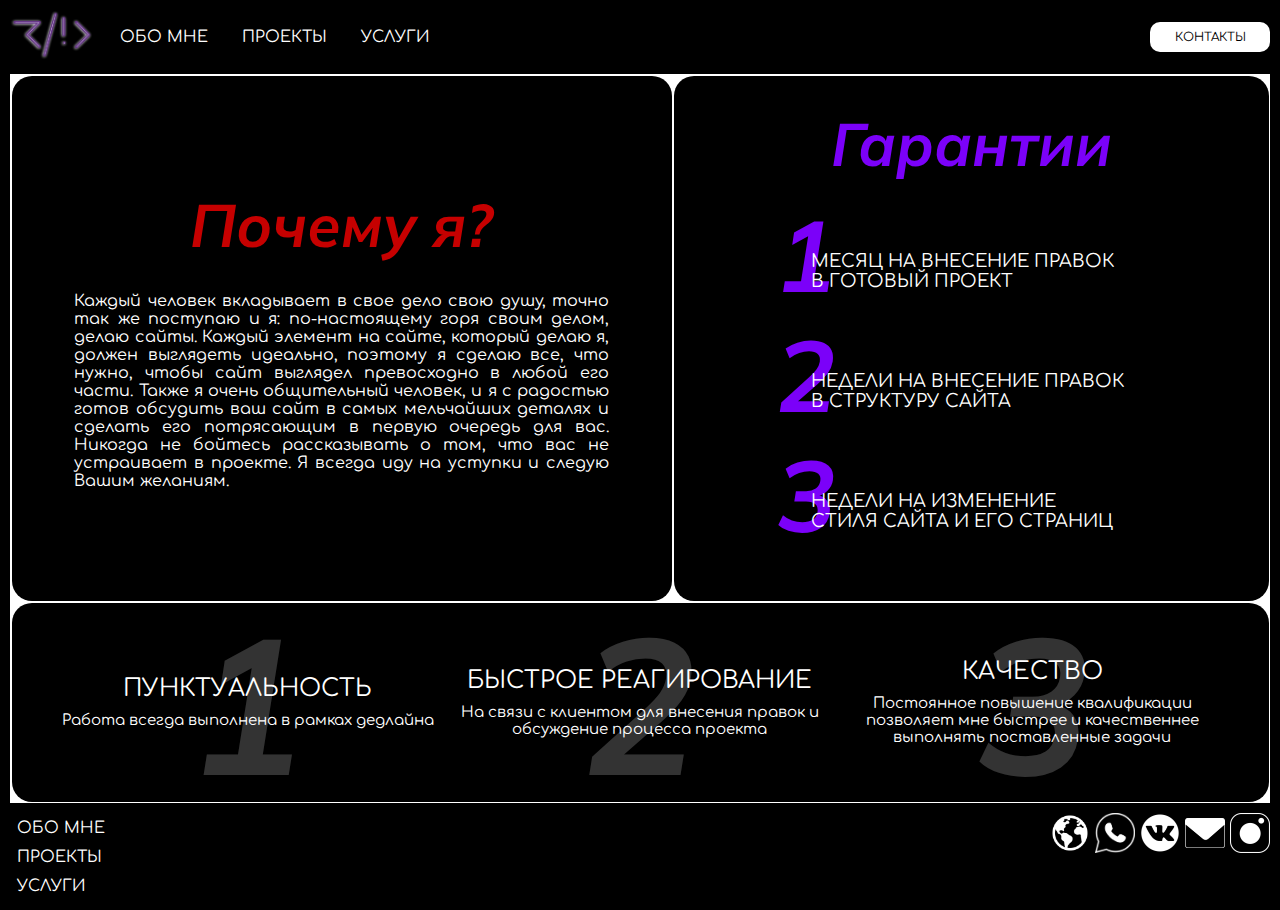
<file: why_me/index.html>
<!DOCTYPE html>
<html lang="ru">
<head>
    <meta charset="UTF-8">
    <meta http-equiv="X-UA-Compatible" content="IE=edge">
    <meta name="viewport" content="width=device-width, initial-scale=1.0">
    <meta name="theme-color" content="black">
    <title>Почему я | Artemkhi</title>
    <link rel="stylesheet" href="../style.css">
    <link rel="preconnect" href="https://fonts.googleapis.com"> 
    <link rel="preconnect" href="https://fonts.gstatic.com" crossorigin> 
    <link href="https://fonts.googleapis.com/css2?family=Comfortaa&family=Mulish:ital,wght@0,1000;1,1000&display=swap" rel="stylesheet">
</head>
<body>
    <header>
        <a href="../index.html"><img src="../media/logo.jpeg" alt="Artemkhi logo" class="logo"></a>
        <nav>
            <a href="../about_me">Обо мне</a>
            <a href="../projects">Проекты</a>
            <a href="../services">Услуги</a>
        </nav>
        <div class="button_placer">
            <a href="../contacts"><button class="contact">Контакты</button></a>
        </div>
    </header>
    <main class="four">
        <div class="line one">
            <div class="block one">
                <h1>Почему я?</h1>
                <p>Каждый человек вкладывает в свое дело свою душу, точно так же поступаю и я: по-настоящему горя своим делом, делаю сайты. Каждый элемент на сайте, который делаю я, должен выглядеть идеально, поэтому я сделаю все, что нужно, чтобы сайт выглядел превосходно в любой его части. Также я очень общительный человек, и я с радостью готов обсудить ваш сайт в самых мельчайших деталях и сделать его потрясающим в первую очередь для вас. Никогда не бойтесь рассказывать о том, что вас не устраивает в проекте. Я всегда иду на уступки и следую Вашим желаниям.</p>
            </div>
            <div class="block two">
                <h1>Гарантии</h1>
                <ul>
                    <li>
                        <h1>1</h1>
                        <p>Месяц на внесение правок в готовый проект</p>
                    </li>
                    <li>
                        <h1>2</h1>
                        <p>Недели на внесение правок в структуру сайта</p>
                    </li>
                    <li>
                        <h1>3</h1>
                        <p>Недели на изменение стиля сайта и его страниц</p>
                    </li>
                </ul>
            </div>
        </div>
        <div class="line two">
            <div class="block one">
                <ul>
                    <li>
                        <h1>1</h1>
                        <h2>Пунктуальность</h2>
                        <p>Работа всегда выполнена в рамках дедлайна</p>
                    </li>
                    <li>
                        <h1>2</h1>
                        <h2>Быстрое реагирование</h2>
                        <p>На связи с клиентом для внесения правок и обсуждение процесса проекта</p>
                    </li>
                    <li>
                        <h1>3</h1>
                        <h2>Качество</h2>
                        <p>Постоянное повышение квалификации позволяет мне быстрее и качественнее выполнять поставленные задачи</p>
                    </li>
                </ul>
            </div>
        </div>
    </main>
    <footer>
        <nav>
            <a href="../about_me">Обо мне</a>
            <a href="../projects">Проекты</a>
            <a href="../services">Услуги</a>
        </nav>
        <div class="social">
            <a onclick="openLangAlert()"><img src="../media/lang.png" alt="Язык (Language)"></a>
            <a href="https://wa.me/79188590229" target="_blank"><img src="../media/social/wa.jpeg" alt="Иконка WhatsApp"></a>
            <a href="https://vk.com/artemkhi" target="_blank"><img src="../media/social/vk.jpeg" alt="Иконка ВК"></a>
            <a onclick="openMailAlert()"><img src="../media/social/email.jpeg" alt="Иконка эл.почты"></a>
            <a href="https://instagram.com/artemhiz" target="_blank"><img src="../media/social/inst.jpeg" alt="Иконка Instagram" style="margin-right: 0"></a>
        </div>
    </footer>
    <script src="../email.js"></script>
    <script src="../language.js"></script>
    <noscript>Включите JavaScript</noscript>
</body>
</html>
</file>
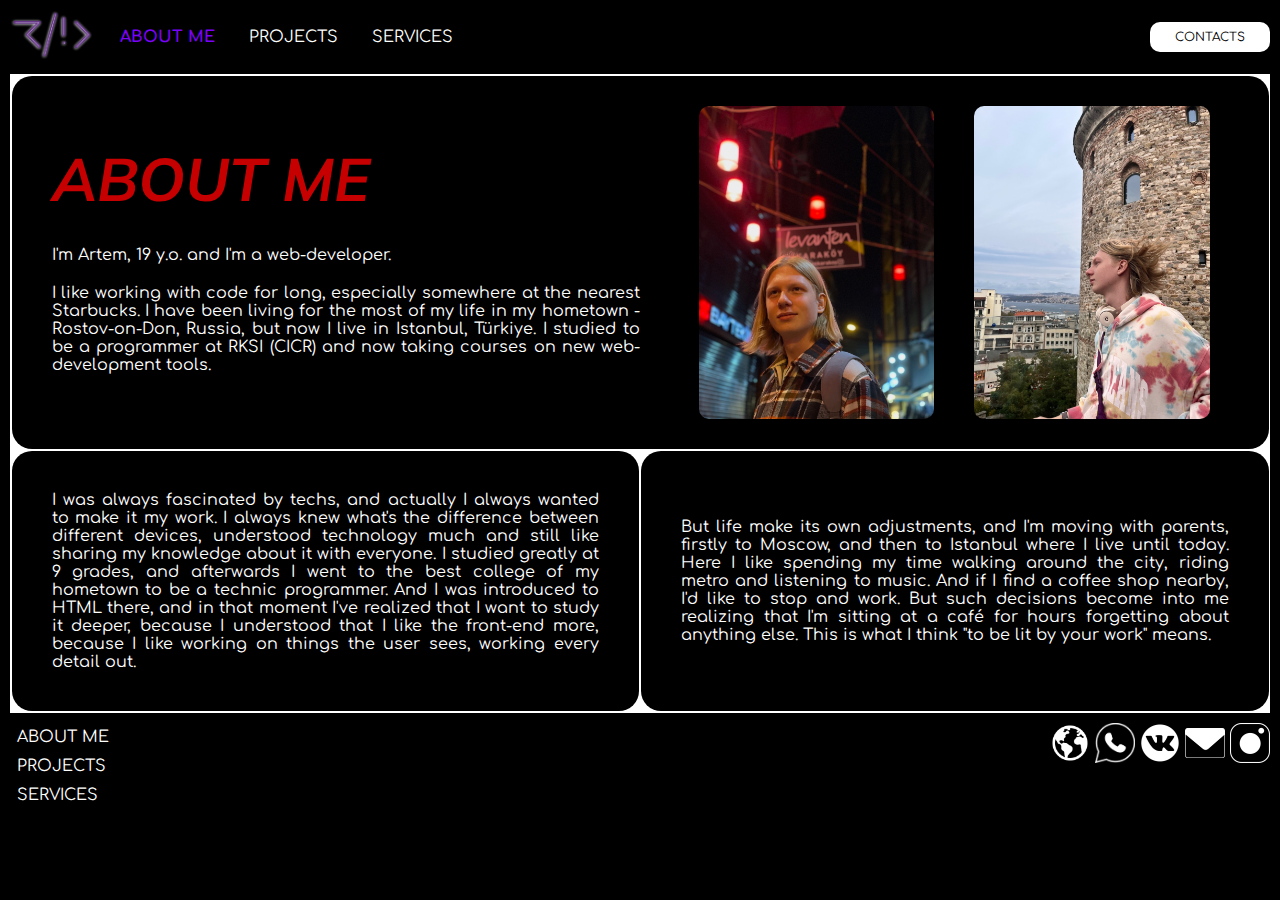
<file: en/about_me/index.html>
<!DOCTYPE html>
<html lang="ru">
<head>
    <meta charset="UTF-8">
    <meta http-equiv="X-UA-Compatible" content="IE=edge">
    <meta name="viewport" content="width=device-width, initial-scale=1.0">
    <meta name="theme-color" content="black">
    <title>About me | Artemkhi</title>
    <link rel="stylesheet" href="../../style.css">
    <link rel="preconnect" href="https://fonts.googleapis.com"> 
    <link rel="preconnect" href="https://fonts.gstatic.com" crossorigin> 
    <link href="https://fonts.googleapis.com/css2?family=Comfortaa&family=Mulish:ital,wght@0,1000;1,1000&display=swap" rel="stylesheet">
</head>
<body>
    <header>
        <a href="../index.html"><img src="../../media/logo.jpeg" alt="Artemkhi logo" class="logo"></a>
        <nav>
            <a href="../about_me" class="active">About me</a>
            <a href="../projects">Projects</a>
            <a href="../services">Services</a>
        </nav>
        <div class="button_placer">
            <a href="../contacts"><button class="contact">Contacts</button></a>
        </div>
    </header>
    <main class="two">
        <div class="line one">
            <div class="block one">
                <div class="text">
                    <h1>About me</h1>
                    <p>I'm Artem, 19 y.o. and I'm a web-developer.</p>
                    <p>I like working with code for long, especially somewhere at the nearest Starbucks. I have been living for the most of my life in my hometown - Rostov-on-Don, Russia, but now I live in Istanbul, Türkiye. I studied to be a programmer at RKSI (CICR) and now taking courses on new web-development tools.</p>
                </div>
                <div class="photos">
                    <img src="../../media/me_2_1.jpeg" alt="Фото 1">
                    <img src="../../media/me_2_2.jpeg" alt="Фото 2">
                </div>
            </div>
        </div>
        <div class="line two">
            <div class="block one">
                <p>I was always fascinated by techs, and actually I always wanted to make it my work. I always knew what's the difference between different devices, understood technology much and still like sharing my knowledge about it with everyone. I studied greatly at 9 grades, and afterwards I went to the best college of my hometown to be a technic programmer. And I was introduced to HTML there, and in that moment I've realized that I want to study it deeper, because I understood that I like the front-end more, because I like working on things the user sees, working every detail out.</p>
            </div>
            <div class="block two">
                <p>But life make its own adjustments, and I'm moving with parents, firstly to Moscow, and then to Istanbul where I live until today. Here I like spending my time walking around the city, riding metro and listening to music. And if I find a coffee shop nearby, I'd like to stop and work. But such decisions become into me realizing that I'm sitting at a café for hours forgetting about anything else. This is what I think "to be lit by your work" means.</p>
            </div>
        </div>
    </main>
    <footer>
        <nav>
            <a href="../about_me">About me</a>
            <a href="../projects">Projects</a>
            <a href="../services">Services</a>
        </nav>
        <div class="social">
            <a onclick="openLangAlert()"><img src="../../media/lang.png" alt="Language"></a>
            <a href="https://wa.me/79188590229" target="_blank"><img src="../../media/social/wa.jpeg" alt="WhatsApp icon"></a>
            <a href="https://vk.com/artemkhi" target="_blank"><img src="../../media/social/vk.jpeg" alt="VK icon"></a>
            <a onclick="openMailAlert()"><img src="../../media/social/email.jpeg" alt="Email icon"></a>
            <a href="https://instagram.com/artemhiz" target="_blank"><img src="../../media/social/inst.jpeg" alt="Instagram icon" style="margin-right: 0"></a>
        </div>
    </footer>
    <script src="../email.js"></script>
    <script src="../language.js"></script>
</body>
</html>
</file>
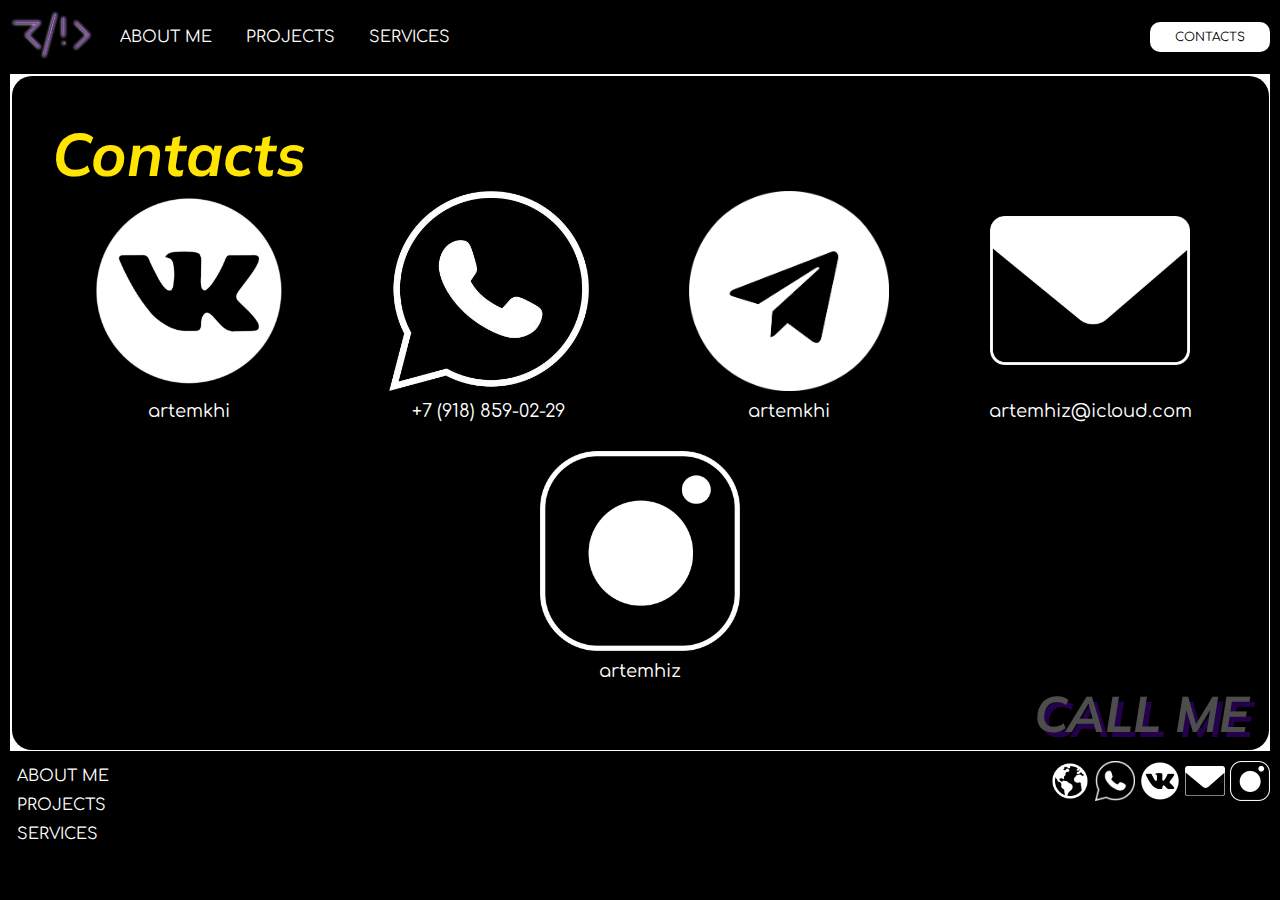
<file: en/contacts/index.html>
<!DOCTYPE html>
<html lang="ru">
<head>
    <meta charset="UTF-8">
    <meta http-equiv="X-UA-Compatible" content="IE=edge">
    <meta name="viewport" content="width=device-width, initial-scale=1.0">
    <meta name="theme-color" content="black">
    <title>Contacts | Artemkhi</title>
    <link rel="stylesheet" href="../../style.css">
    <link rel="preconnect" href="https://fonts.googleapis.com"> 
    <link rel="preconnect" href="https://fonts.gstatic.com" crossorigin> 
    <link href="https://fonts.googleapis.com/css2?family=Comfortaa&family=Mulish:ital,wght@0,1000;1,1000&display=swap" rel="stylesheet">
</head>
<body>
    <header>
        <a href="../index.html"><img src="../../media/logo.jpeg" alt="Artemkhi logo" class="logo"></a>
        <nav>
            <a href="../about_me">About me</a>
            <a href="../projects">Projects</a>
            <a href="../services">Services</a>
        </nav>
        <div class="button_placer">
            <a href="../contacts"><button class="contact">Contacts</button></a>
        </div>
    </header>
    <main class="five">
        <div class="line one">
            <div class="block one">
                <h1>Contacts</h1>
                <div class="contact_list">
                    <div class="contact_point" onclick="window.open('https://vk.com/artemkhi', '_blank')">
                        <img src="../../media/social/vk.jpeg" alt="VK icon">
                        <p>artemkhi</p>
                    </div>
                    <div class="contact_point" onclick="window.open('https://wa.me/79188590229', '_blank')">
                        <img src="../../media/social/wa.jpeg" alt="WhatsApp icon">
                        <p>+7 (918) 859-02-29</p>
                    </div>
                    <div class="contact_point" onclick="window.open('https://t.me/artemkhi', '_blank')">
                        <img src="../../media/social/telegram.png" alt="Telegram icon">
                        <p>artemkhi</p>
                    </div>
                    <div class="contact_point" onclick="openMailAlert()">
                        <div class="placer" style="flex-grow: 1; display: flex; align-items: center">
                            <img src="../../media/social/email.jpeg" alt="Email icon">
                        </div>
                        <p>artemhiz@icloud.com</p>
                    </div>
                    <div class="contact_point" onclick="window.open('https://instagram.com/artemhiz', '_blank')">
                        <img src="../../media/social/inst.jpeg" alt="Instagram icon">
                        <p>artemhiz</p>
                    </div>
                </div>
                <h2>CALL ME</h2>
            </div>
        </div>
    </main>
    <footer>
        <nav>
            <a href="../about_me">About me</a>
            <a href="../projects">Projects</a>
            <a href="../services">Services</a>
        </nav>
        <div class="social">
            <a onclick="openLangAlert()"><img src="../../media/lang.png" alt="Language"></a>
            <a href="https://wa.me/79188590229" target="_blank"><img src="../../media/social/wa.jpeg" alt="WhatsApp icon"></a>
            <a href="https://vk.com/artemkhi" target="_blank"><img src="../../media/social/vk.jpeg" alt="VK icon"></a>
            <a onclick="openMailAlert()"><img src="../../media/social/email.jpeg" alt="Email icon"></a>
            <a href="https://instagram.com/artemhiz" target="_blank"><img src="../../media/social/inst.jpeg" alt="Instagram icon" style="margin-right: 0"></a>
        </div>
    </footer>
    <script src="../email.js"></script>
    <script src="../language.js"></script>
</body>
</html>
</file>
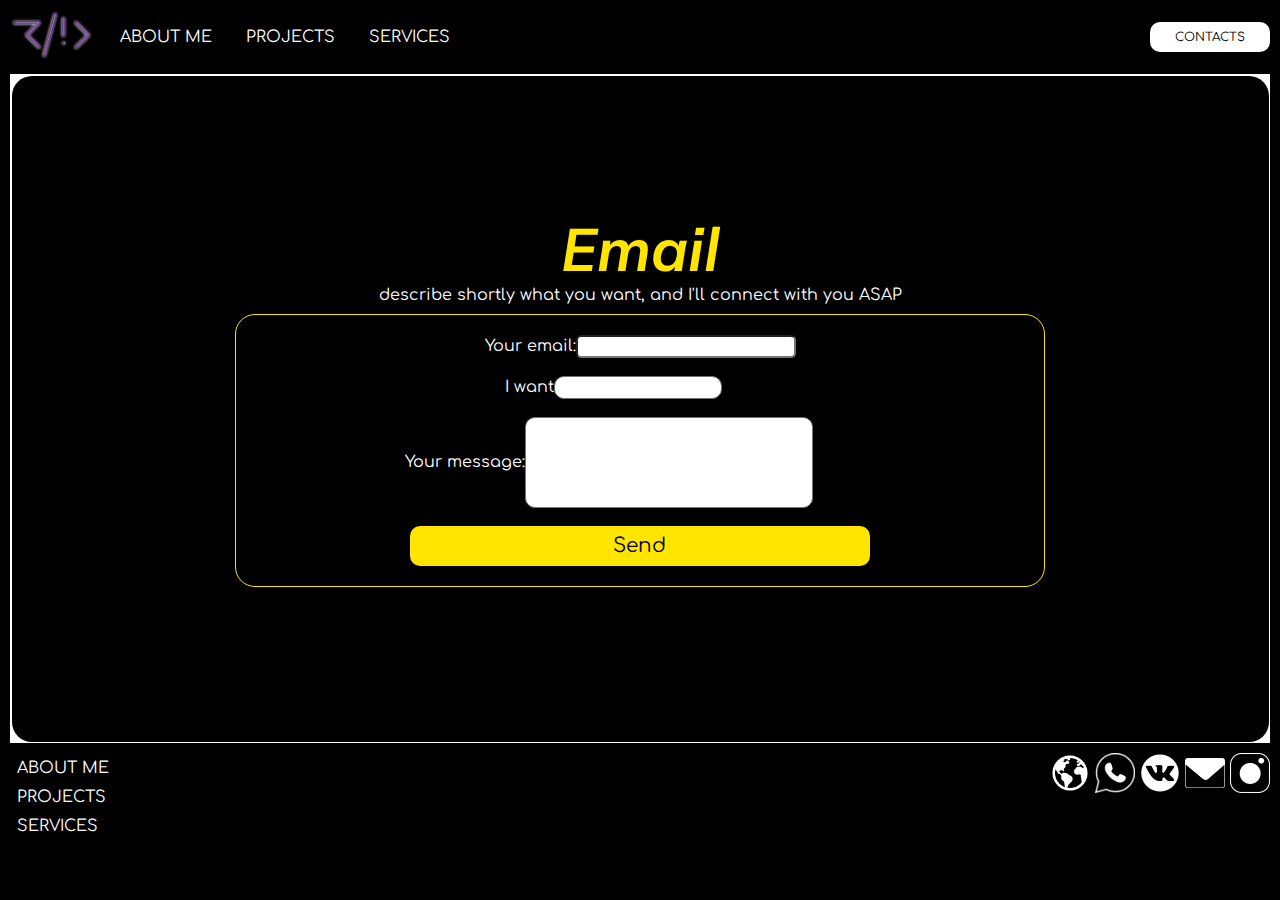
<file: en/email/index.html>
<!DOCTYPE html>
<html lang="ru">
<head>
    <meta charset="UTF-8">
    <meta http-equiv="X-UA-Compatible" content="IE=edge">
    <meta name="viewport" content="width=device-width, initial-scale=1.0">
    <meta name="theme-color" content="black">
    <title>Email | Artemkhi</title>
    <link rel="stylesheet" href="../../style.css">
    <link rel="preconnect" href="https://fonts.googleapis.com"> 
    <link rel="preconnect" href="https://fonts.gstatic.com" crossorigin> 
    <link href="https://fonts.googleapis.com/css2?family=Comfortaa&family=Mulish:ital,wght@0,1000;1,1000&display=swap" rel="stylesheet">
</head>
<body>
    <header>
        <a href="../index.html"><img src="../../media/logo.jpeg" alt="Artemkhi logo" class="logo"></a>
        <nav>
            <a href="../about_me">About me</a>
            <a href="../projects">Projects</a>
            <a href="../services">Services</a>
        </nav>
        <div class="button_placer">
            <a href="../contacts"><button class="contact">Contacts</button></a>
        </div>
    </header>
    <main class="eight">
        <div class="line one">
            <div class="block one">
                <h1>Email</h1>
                <p>describe shortly what you want, and I'll connect with you ASAP</p>
                <div class="formholder">
                    <form
                    action="https://formspree.io/f/xknadpod"
                    method="POST"
                    >
                        <label>
                            Your email: 
                            <input type="email" name="email" required>
                        </label><br>
                        <label>
                            I want
                            <textarea name="message" rows="1"></textarea>
                        </label><br>
                        <label>
                            Your message:
                            <textarea name="message" rows="5" cols="33"></textarea>
                        </label><br>
                        <!-- your other form fields go here -->
                        <button type="submit">Send</button>
                    </form>
                </div>
            </div>
        </div>
    </main>
    <footer>
        <nav>
            <a href="../about_me">About me</a>
            <a href="../projects">Projects</a>
            <a href="../services">Services</a>
        </nav>
        <div class="social">
            <a onclick="openLangAlert()"><img src="../../media/lang.png" alt="Language"></a>
            <a href="https://wa.me/79188590229" target="_blank"><img src="../../media/social/wa.jpeg" alt="WhatsApp icon"></a>
            <a href="https://vk.com/artemkhi" target="_blank"><img src="../../media/social/vk.jpeg" alt="VK icon"></a>
            <a onclick="openMailAlert()"><img src="../../media/social/email.jpeg" alt="Email icon"></a>
            <a href="https://instagram.com/artemhiz" target="_blank"><img src="../../media/social/inst.jpeg" alt="Instagram icon" style="margin-right: 0"></a>
        </div>
    </footer>
    <script src="../email.js"></script>
    <script src="../language.js"></script>
</body>
</html>
</file>
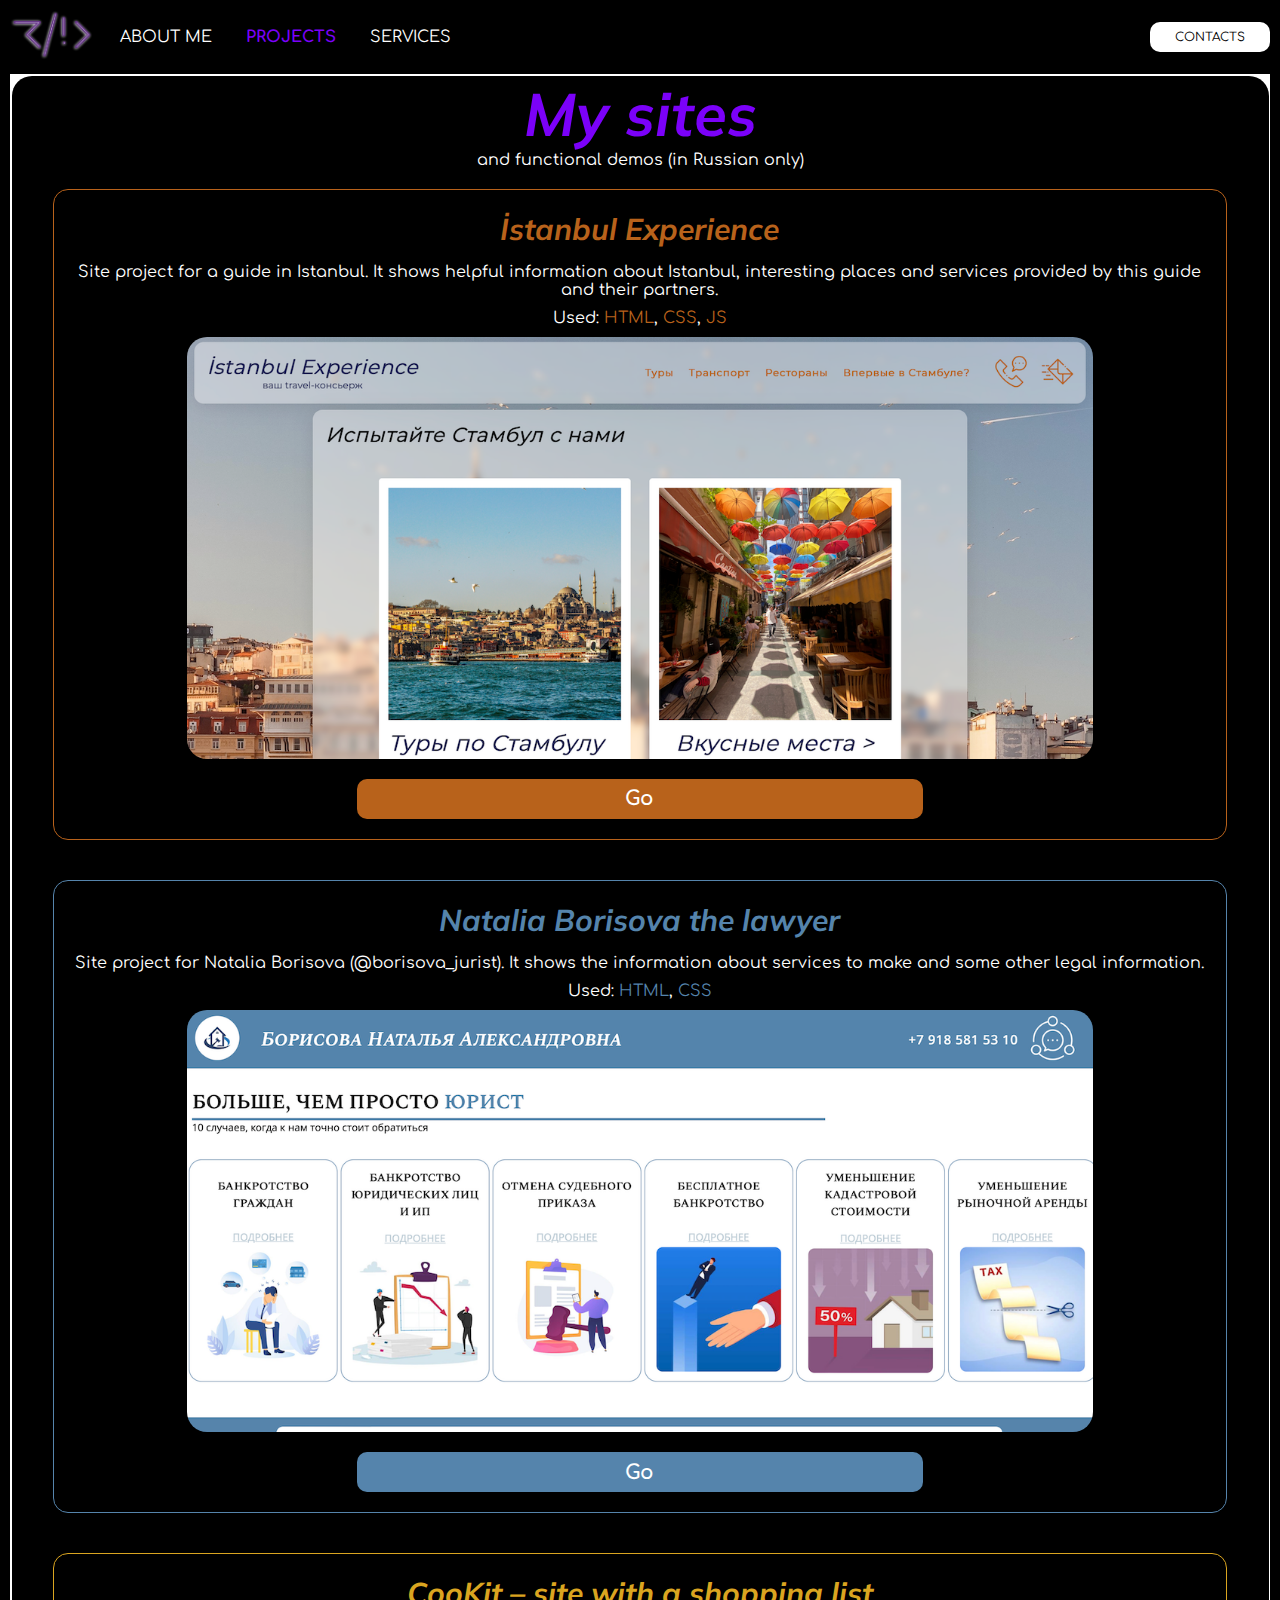
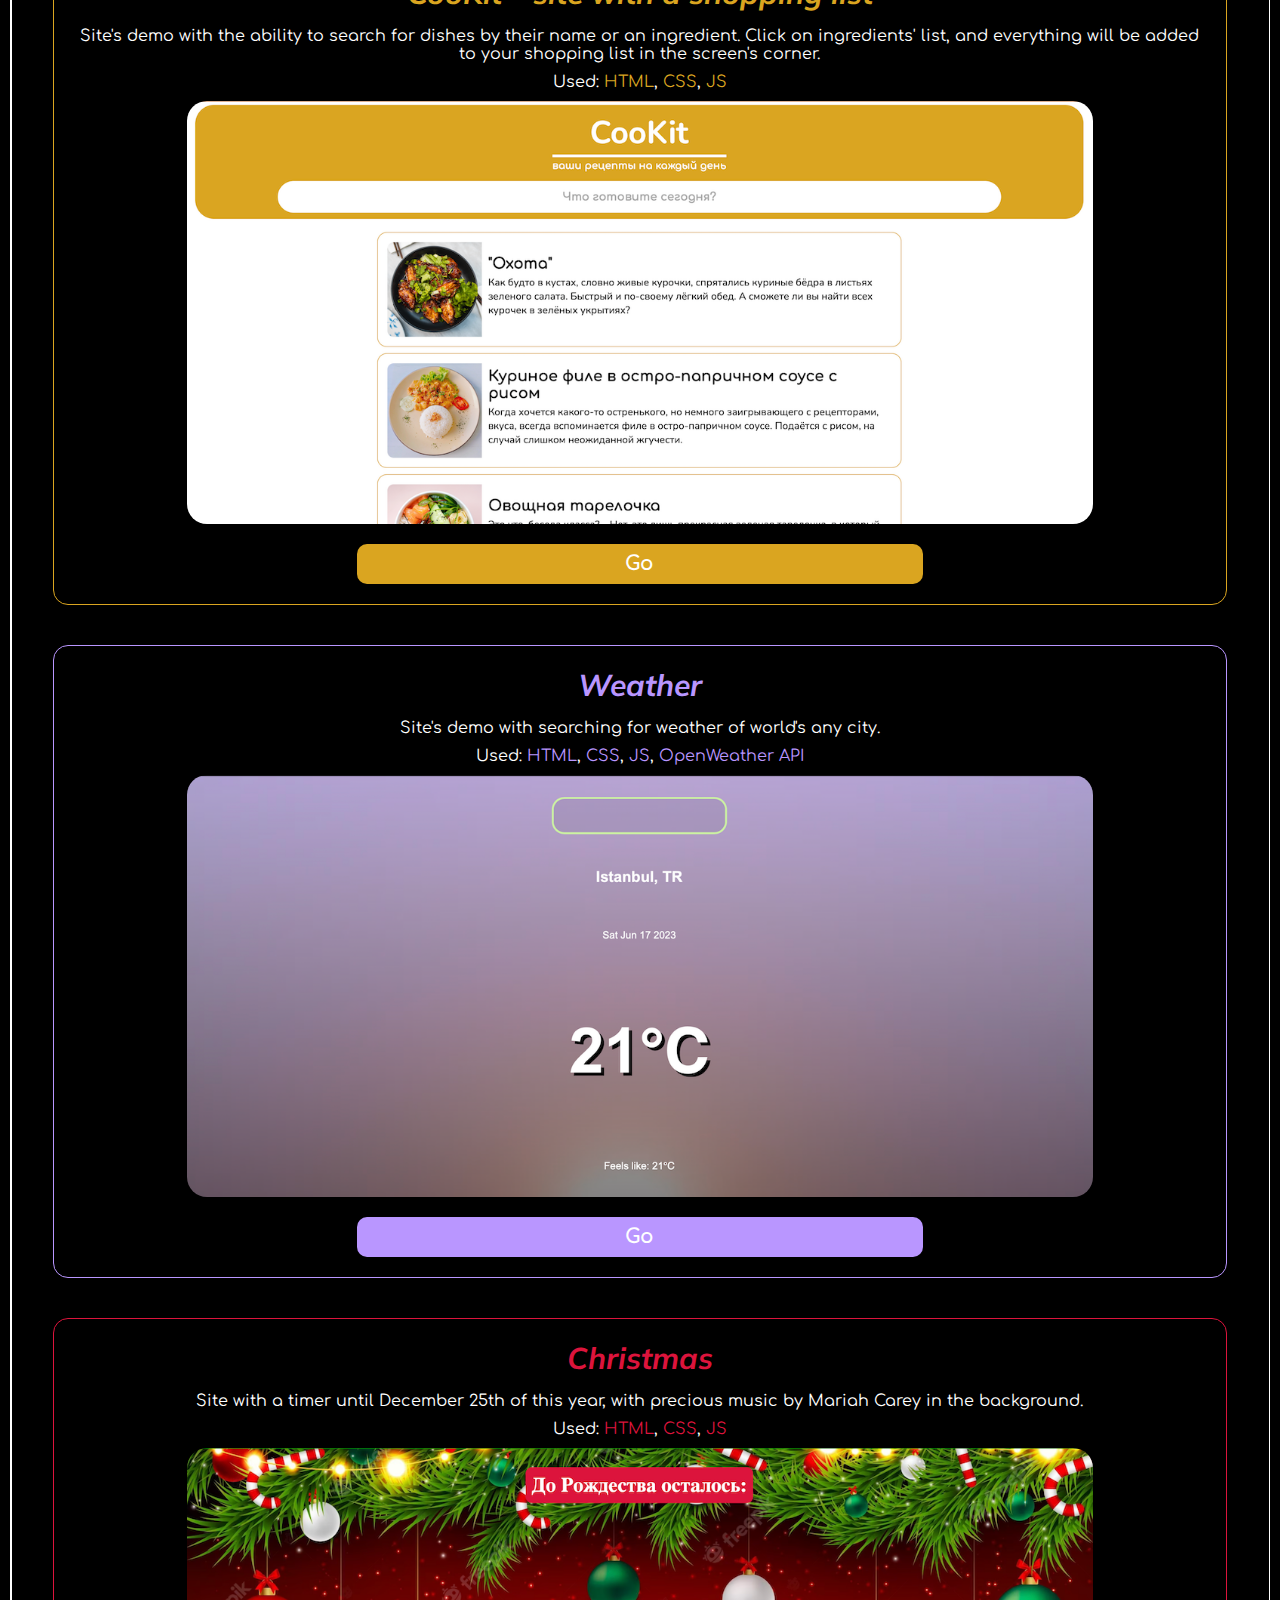
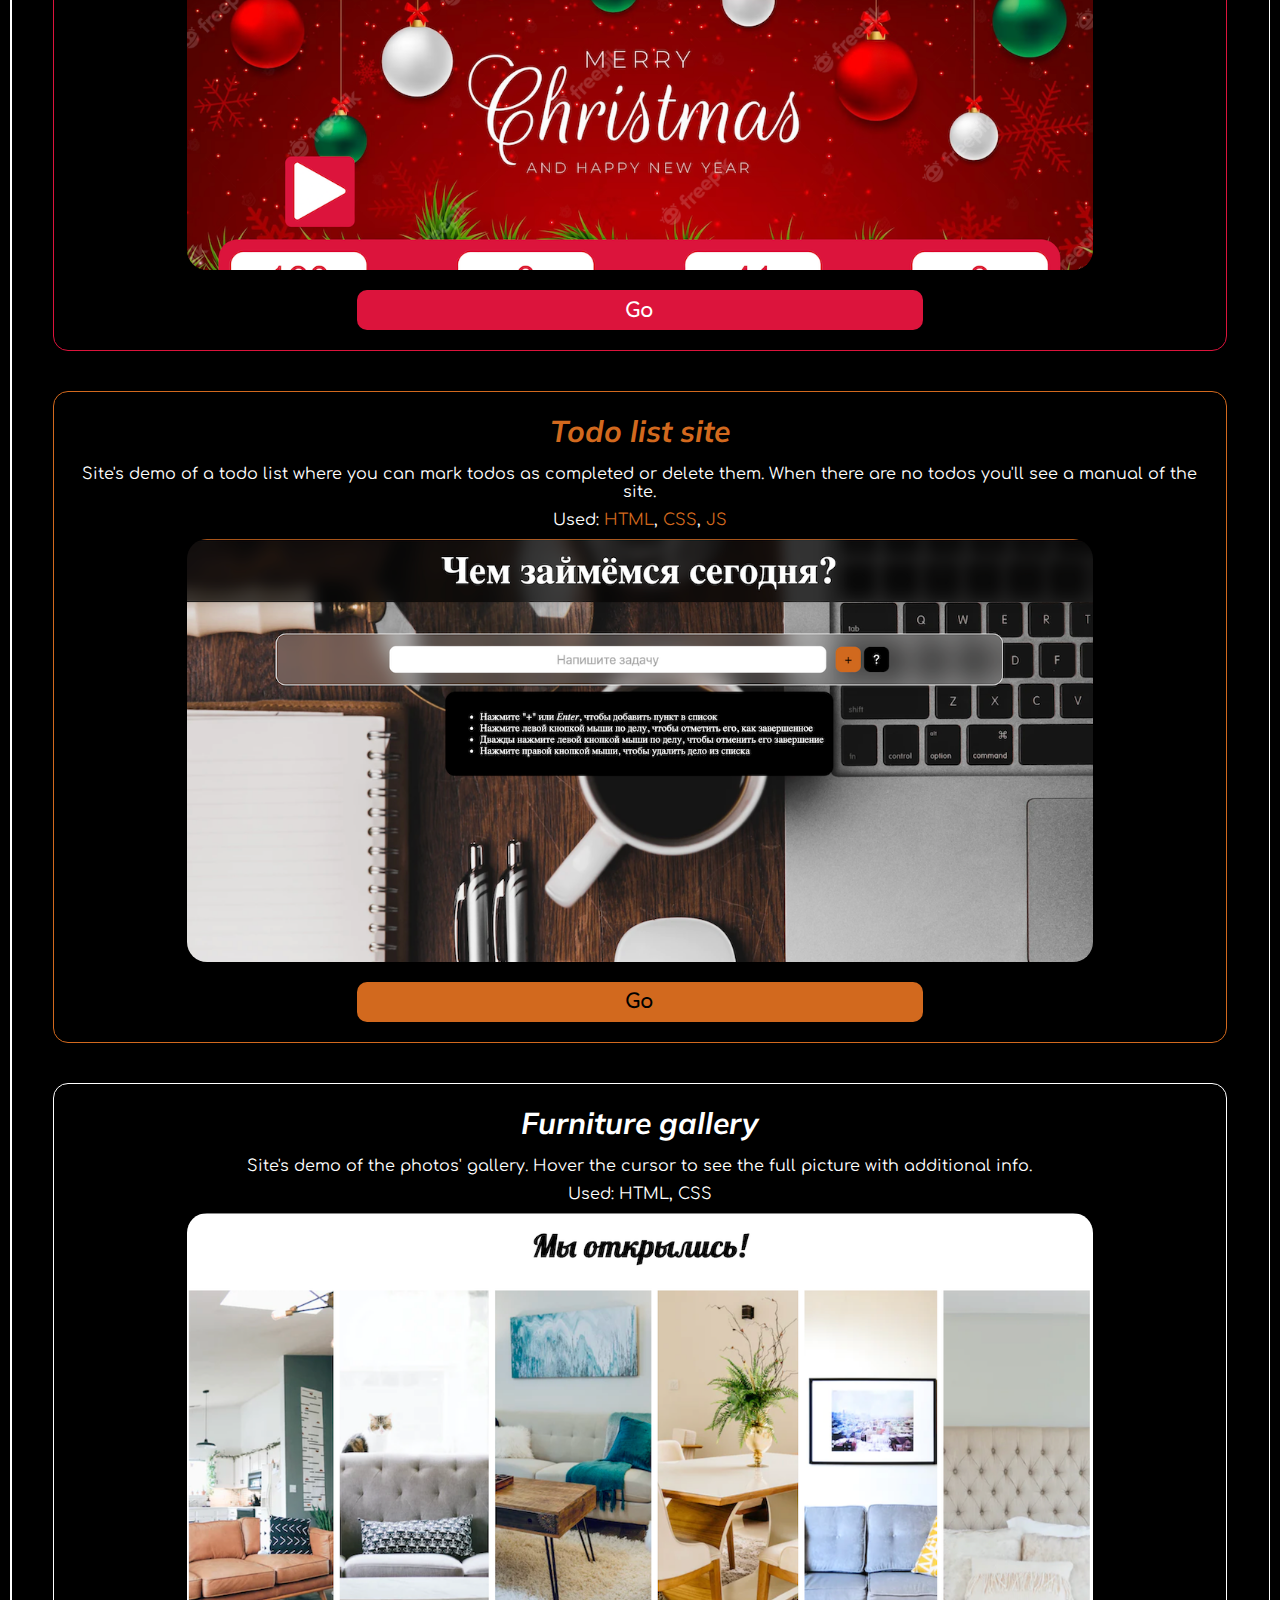
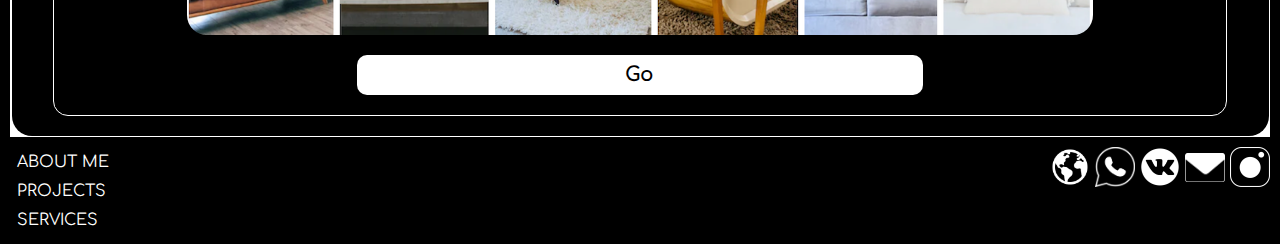
<file: en/projects/index.html>
<!DOCTYPE html>
<html lang="ru">
<head>
    <meta charset="UTF-8">
    <meta http-equiv="X-UA-Compatible" content="IE=edge">
    <meta name="viewport" content="width=device-width, initial-scale=1.0">
    <meta name="theme-color" content="black">
    <title>Projects | Artemkhi</title>
    <link rel="stylesheet" href="../../style.css">
    <link rel="preconnect" href="https://fonts.googleapis.com"> 
    <link rel="preconnect" href="https://fonts.gstatic.com" crossorigin> 
    <link href="https://fonts.googleapis.com/css2?family=Comfortaa&family=Mulish:ital,wght@0,1000;1,1000&display=swap" rel="stylesheet">
</head>
<body>
    <header>
        <a href="../index.html"><img src="../../media/logo.jpeg" alt="Artemkhi logo" class="logo"></a>
        <nav>
            <a href="../about_me">About me</a>
            <a href="../projects" class="active">Projects</a>
            <a href="../services">Services</a>
        </nav>
        <div class="button_placer">
            <a href="../contacts"><button class="contact">Contacts</button></a>
        </div>
    </header>
    <main class="six">
        <div class="line one">
            <div class="block one">
                <h1>My sites</h1>
                <p>and functional demos (in Russian only)</p>
                <div class="sitecard" id="istex">
                    <h2>İstanbul Experience</h2>
                    <p>Site project for a guide in Istanbul. It shows helpful information about Istanbul, interesting places and services provided by this guide and their partners.</p>
                    <p class="used">Used: <span>HTML</span>, <span>CSS</span>, <span>JS</span></p>
                    <img src="../../media/screenshots/istex.png" alt="İstanbul Experience's site screenshot">
                    <button>Go</button>
                </div>
                <div class="sitecard" id="nbsite">
                    <h2>Natalia Borisova the lawyer</h2>
                    <p>Site project for Natalia Borisova (@borisova_jurist). It shows the information about services to make and some other legal information.</p>
                    <p class="used">Used: <span>HTML</span>, <span>CSS</span></p>
                    <img src="../../media/screenshots/nbsite.png" alt="Natalia Borisova's site screenshot">
                    <button>Go</button>
                </div>
                <div class="sitecard" id="cookit">
                    <h2>CooKit – site with a shopping list</h2>
                    <p>Site's demo with the ability to search for dishes by their name or an ingredient. Click on ingredients' list, and everything will be added to your shopping list in the screen's corner.</p>
                    <p class="used">Used: <span>HTML</span>, <span>CSS</span>, <span>JS</span></p>
                    <img src="../../media/screenshots/cookit.png" alt="CooKit site screenshot">
                    <button>Go</button>
                </div>
                <div class="sitecard" id="weather">
                    <h2>Weather</h2>
                    <p>Site's demo with searching for weather of world's any city.</p>
                    <p class="used">Used: <span>HTML</span>, <span>CSS</span>, <span>JS</span>, <span>OpenWeather API</span></p>
                    <img src="../../media/screenshots/weather.png" alt="Weather site screenshot">
                    <button>Go</button>
                </div>
                <div class="sitecard" id="christmas">
                    <h2>Christmas</h2>
                    <p>Site with a timer until December 25th of this year, with precious music by Mariah Carey in the background.</p>
                    <p class="used">Used: <span>HTML</span>, <span>CSS</span>, <span>JS</span></p>
                    <img src="../../media/screenshots/christmas.png" alt="Christmas timer site screenshot">
                    <button>Go</button>
                </div>
                <div class="sitecard" id="todolist">
                    <h2>Todo list site</h2>
                    <p>Site's demo of a todo list where you can mark todos as completed or delete them. When there are no todos you'll see a manual of the site.</p>
                    <p class="used">Used: <span>HTML</span>, <span>CSS</span>, <span>JS</span></p>
                    <img src="../../media/screenshots/todolist.png" alt="Todo list site screenshot">
                    <button>Go</button>
                </div>
                <div class="sitecard" id="furniture">
                    <h2>Furniture gallery</h2>
                    <p>Site's demo of the photos' gallery. Hover the cursor to see the full picture with additional info.</p>
                    <p class="used">Used: <span>HTML</span>, <span>CSS</span></p>
                    <img src="../../media/screenshots/furniture.png" alt="Gallery site screenshot">
                    <button>Go</button>
                </div>
            </div>
        </div>
    </main>
    <footer>
        <nav>
            <a href="../about_me">About me</a>
            <a href="../projects">Projects</a>
            <a href="../services">Services</a>
        </nav>
        <div class="social">
            <a onclick="openLangAlert()"><img src="../../media/lang.png" alt="Language"></a>
            <a href="https://wa.me/79188590229" target="_blank"><img src="../../media/social/wa.jpeg" alt="WhatsApp icon"></a>
            <a href="https://vk.com/artemkhi" target="_blank"><img src="../../media/social/vk.jpeg" alt="VK icon"></a>
            <a onclick="openMailAlert()"><img src="../../media/social/email.jpeg" alt="Email icon"></a>
            <a href="https://instagram.com/artemhiz" target="_blank"><img src="../../media/social/inst.jpeg" alt="Instagram icon" style="margin-right: 0"></a>
        </div>
    </footer>
    <script src="../email.js"></script>
    <script src="../language.js"></script>
    <script src="../projects.js"></script>
</body>
</html>
</file>
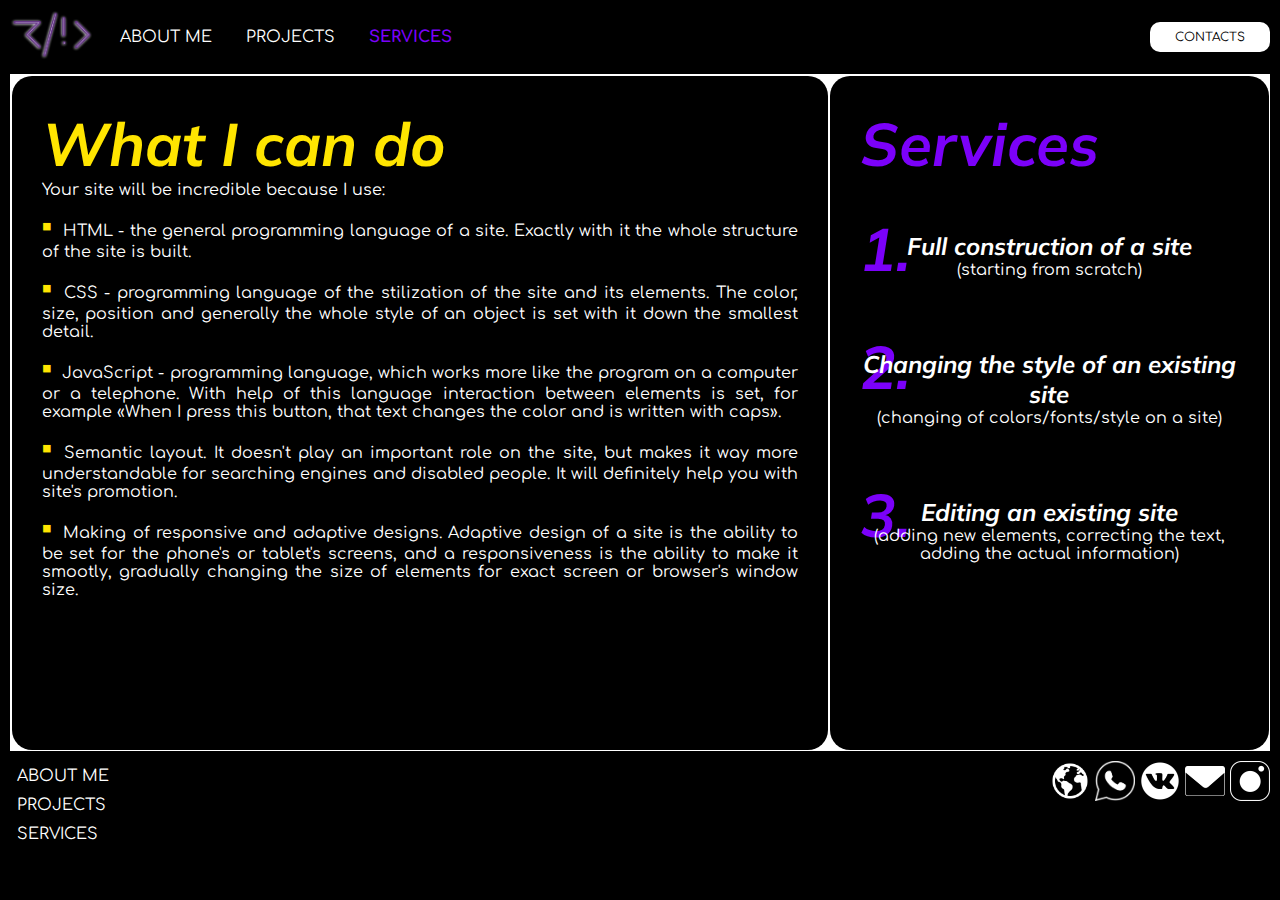
<file: en/services/index.html>
<!DOCTYPE html>
<html lang="ru">
<head>
    <meta charset="UTF-8">
    <meta http-equiv="X-UA-Compatible" content="IE=edge">
    <meta name="viewport" content="width=device-width, initial-scale=1.0">
    <meta name="theme-color" content="black">
    <title>Services | Artemkhi</title>
    <link rel="stylesheet" href="../../style.css">
    <link rel="preconnect" href="https://fonts.googleapis.com"> 
    <link rel="preconnect" href="https://fonts.gstatic.com" crossorigin> 
    <link href="https://fonts.googleapis.com/css2?family=Comfortaa&family=Mulish:ital,wght@0,1000;1,1000&display=swap" rel="stylesheet">
</head>
<body>
    <header>
        <a href="../index.html"><img src="../../media/logo.jpeg" alt="Artemkhi logo" class="logo"></a>
        <nav>
            <a href="../about_me">About me</a>
            <a href="../projects">Projects</a>
            <a href="../services" class="active">Services</a>
        </nav>
        <div class="button_placer">
            <a href="../contacts"><button class="contact">Contacts</button></a>
        </div>
    </header>
    <main class="three">
        <div class="line one">
            <div class="block one">
                <h1>What I can do</h1>
                <p>Your site will be incredible because I use:</p>
                <ul>
                    <li>HTML - the general programming language of a site. Exactly with it the whole structure of the site is built.</li>
                    <li>CSS - programming language of the stilization of the site and its elements. The color, size, position and generally the whole style of an object is set with it down the smallest detail.</li>
                    <li>JavaScript - programming language, which works more like the program on a computer or a telephone. With help of this language interaction between elements is set, for example «When I press this button, that text changes the color and is written with caps».</li>
                    <li>Semantic layout. It doesn't play an important role on the site, but makes it way more understandable for searching engines and disabled people. It will definitely help you with site's promotion.</li>
                    <li>Making of responsive and adaptive designs. Adaptive design of a site is the ability to be set for the phone's or tablet's screens, and a responsiveness is the ability to make it smootly, gradually changing the size of elements for exact screen or browser's window size.</li>
                </ul>
            </div>
            <div class="block two">
                <h1>Services</h1>
                <div class="service">
                    <div class="service_point">
                        <h1>1.</h1>
                        <h2>Full construction of a site</h2>
                        <p>(starting from scratch)</p>
                    </div>
                    <div class="service_point">
                        <h1>2.</h1>
                        <h2>Changing the style of an existing site</h2>
                        <p>(changing of colors/fonts/style on a site)</p>
                    </div>
                    <div class="service_point" style="margin-bottom: 0">
                        <h1>3.</h1>
                        <h2>Editing an existing site</h2>
                        <p>(adding new elements, correcting the text, adding the actual information)</p>
                    </div>
                </div>
            </div>
        </div>
        
    </main>
    <footer>
        <nav>
            <a href="../about_me">About me</a>
            <a href="../projects">Projects</a>
            <a href="../services">Services</a>
        </nav>
        <div class="social">
            <a onclick="openLangAlert()"><img src="../../media/lang.png" alt="Language"></a>
            <a href="https://wa.me/79188590229" target="_blank"><img src="../../media/social/wa.jpeg" alt="WhatsApp icon"></a>
            <a href="https://vk.com/artemkhi" target="_blank"><img src="../../media/social/vk.jpeg" alt="VK icon"></a>
            <a onclick="openMailAlert()"><img src="../../media/social/email.jpeg" alt="Email icon"></a>
            <a href="https://instagram.com/artemhiz" target="_blank"><img src="../../media/social/inst.jpeg" alt="Instagram icon" style="margin-right: 0"></a>
        </div>
    </footer>
    <script src="../email.js"></script>
    <script src="../language.js"></script>
</body>
</html>
</file>
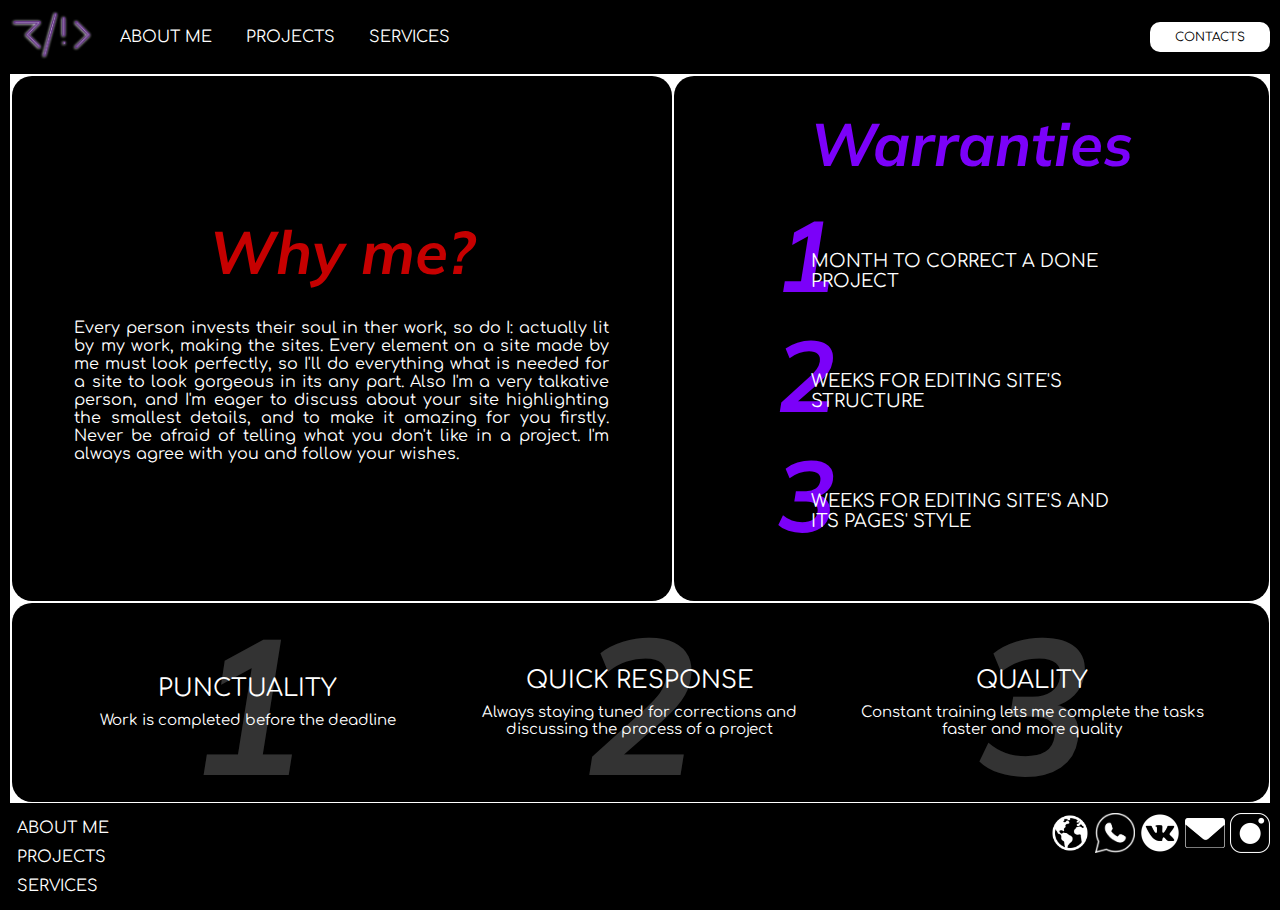
<file: en/why_me/index.html>
<!DOCTYPE html>
<html lang="ru">
<head>
    <meta charset="UTF-8">
    <meta http-equiv="X-UA-Compatible" content="IE=edge">
    <meta name="viewport" content="width=device-width, initial-scale=1.0">
    <meta name="theme-color" content="black">
    <title>Why me | Artemkhi</title>
    <link rel="stylesheet" href="../../style.css">
    <link rel="preconnect" href="https://fonts.googleapis.com"> 
    <link rel="preconnect" href="https://fonts.gstatic.com" crossorigin> 
    <link href="https://fonts.googleapis.com/css2?family=Comfortaa&family=Mulish:ital,wght@0,1000;1,1000&display=swap" rel="stylesheet">
</head>
<body>
    <header>
        <a href="../index.html"><img src="../../media/logo.jpeg" alt="Artemkhi logo" class="logo"></a>
        <nav>
            <a href="../about_me">About me</a>
            <a href="../projects">Projects</a>
            <a href="../services">Services</a>
        </nav>
        <div class="button_placer">
            <a href="../contacts"><button class="contact">Contacts</button></a>
        </div>
    </header>
    <main class="four">
        <div class="line one">
            <div class="block one">
                <h1>Why me?</h1>
                <p>Every person invests their soul in ther work, so do I: actually lit by my work, making the sites. Every element on a site made by me must look perfectly, so I'll do everything what is needed for a site to look gorgeous in its any part. Also I'm a very talkative person, and I'm eager to discuss about your site highlighting the smallest details, and to make it amazing for you firstly. Never be afraid of telling what you don't like in a project. I'm always agree with you and follow your wishes.</p>
            </div>
            <div class="block two">
                <h1>Warranties</h1>
                <ul>
                    <li>
                        <h1>1</h1>
                        <p>Month to correct a done project</p>
                    </li>
                    <li>
                        <h1>2</h1>
                        <p>Weeks for editing site's structure</p>
                    </li>
                    <li>
                        <h1>3</h1>
                        <p>Weeks for editing site's and its pages' style</p>
                    </li>
                </ul>
            </div>
        </div>
        <div class="line two">
            <div class="block one">
                <ul>
                    <li>
                        <h1>1</h1>
                        <h2>Punctuality</h2>
                        <p>Work is completed before the deadline</p>
                    </li>
                    <li>
                        <h1>2</h1>
                        <h2>Quick response</h2>
                        <p>Always staying tuned for corrections and discussing the process of a project</p>
                    </li>
                    <li>
                        <h1>3</h1>
                        <h2>Quality</h2>
                        <p>Constant training lets me complete the tasks faster and more quality</p>
                    </li>
                </ul>
            </div>
        </div>
    </main>
    <footer>
        <nav>
            <a href="../about_me">About me</a>
            <a href="../projects">Projects</a>
            <a href="../services">Services</a>
        </nav>
        <div class="social">
            <a onclick="openLangAlert()"><img src="../../media/lang.png" alt="Language"></a>
            <a href="https://wa.me/79188590229" target="_blank"><img src="../../media/social/wa.jpeg" alt="WhatsApp icon"></a>
            <a href="https://vk.com/artemkhi" target="_blank"><img src="../../media/social/vk.jpeg" alt="VK icon"></a>
            <a onclick="openMailAlert()"><img src="../../media/social/email.jpeg" alt="Email icon"></a>
            <a href="https://instagram.com/artemhiz" target="_blank"><img src="../../media/social/inst.jpeg" alt="Instagram icon" style="margin-right: 0"></a>
        </div>
    </footer>
    <script src="../email.js"></script>
    <script src="../language.js"></script>
</body>
</html>
</file>
<file: style.css>
/*
font-family: 'Comfortaa', cursive;
font-family: 'Mulish', sans-serif;
*/
:root {
    --color-one: #C60000;
    --color-two: #FFE500;
    --color-three: #7b01f9;
    --istex: #B8621B;
    --nbsite: #5584AC;
    --cookit: goldenrod;
    --weather: rgb(185, 150, 255);
    --christmas: crimson;
    --todolist: chocolate;
}
body {
    font-family: 'Comfortaa', cursive;
    background-color: black;
    color: white;
    margin: 10px auto;
    max-width: 1700px;
}
body *:not(header *, main *, footer *) {
    margin:10px;
}
h1, h2, h3, h4 {
    font-family: 'Mulish', sans-serif;
    font-style: italic;
}
h1 {
    font-size: 60px;
}
p, button {
    font-family: 'Comfortaa', cursive;
}
button {
    color: black;
}
header {
    display: flex;
    align-items: center;
}
.logo {
    height: 50px;
}
nav {
    margin-left: 10px;
    display: flex;
    flex-direction: row;
    justify-content: center;
    align-items: center;
}
nav a {
    padding: 3px 7px;
    text-decoration: none;
    color: white;
    text-transform: uppercase;
    margin: 0 10px;
    border-radius: 5px;
    transition-duration: 0.15625s;
}
nav a:hover:not(.active) {
    background-color: var(--color-three);
    transition-duration: 0.15625s;
}
nav a.active {
    color: var(--color-three);
    font-weight: bold;
}
header .button_placer {
    flex-grow: 1;
    display: flex;
    justify-content: flex-end;
    align-items: center;
}
.contact {
    height: 30px;
    width: 120px;
    font-size: 12px;
    text-transform: uppercase;
    background-color: white;
    border: none;
    border-radius: 10px;
    transition-duration: 0.15625s;
}
.contact:hover {
    border: 1px solid white;
    background-color: black;
    color: white;
    transition-duration: 0.15625s;
}
main {
    position: relative;
    z-index: 0;
    margin-top: 20px;
    padding: 1px;
    gap: 1px;
    display: flex;
    flex-direction: column;
    justify-content: center;
    align-items: center;
    background-color: white;
}
main * {
    margin: 0;
}
.line {
    gap: 1px;
    width: 100%;
    display: flex;
    flex-direction: row;
    align-items: stretch;
}
.line .bodylink {
    flex-grow: 1;
    flex-basis: 0;
    text-decoration: none;
    color: white;
    display: flex;
    flex-direction: column;
    justify-content: stretch;
    align-items: stretch;
}
.line .block {
    flex-grow: 1;
    flex-basis: 0;
    margin: 0.5px;
    background-color: black;
    border-radius: 20px;
}
footer {
    position: relative;
    z-index: 1;
    margin-top: 10px;
    display: flex;
    align-items: flex-start;
}
footer nav {
    margin: 0;
    flex-direction: column;
    align-items: flex-start;
}
footer nav a {
    margin: 2.5px 0;
    text-align: left;
}
footer .social {
    display: flex;
    flex-grow: 1;
    justify-content: flex-end;
    align-items: center;
}
footer .social img {
    width: 40px;
    cursor: pointer;
    margin: 0 2.5px;
}


.floatalert {
    position: fixed;
    top: 50vh;
    left: 50vw;
    transform: translate(-50%, -50%);
    z-index: 10;
    display: flex;
    flex-direction: column;
    justify-content: center;
    align-items: center;
    padding: 40px;
    border: 0.5px solid white;
    background: rgba(0, 0, 0, 0.63);
    border-radius: 16px;
    box-shadow: 0 4px 30px rgba(0, 0, 0, 0.1);
    backdrop-filter: blur(10.1px);
    -webkit-backdrop-filter: blur(10.1px);
    transition-duration: 0.625s;
}
.floatalert.closed {
    left: 32.5vw;
    top: 32.5vh;
    transform: scale(0);
    opacity: 0;
    transition-duration: 0.625s;
}
.floatalert .mailicon {
    width: 100px;
    border-radius: 7px;
}
.x {
    position: absolute;
    right: 2.5%;
    top: 4%;
    width: 30px;
}
.floatalert button {
    cursor: pointer;
    width: 60%;
    font-size: 17px;
    margin: 2.5px 0;
    padding: 5px 10px;
    border-radius: 10px;
    border: none;
    background-color: var(--color-three);
    color: white;
}
.floatalert button.inactive {
    background-color: transparent;
    color: var(--color-three);
    border: 1px solid var(--color-three);
    cursor: default;
}

/*MAIN PAGE • MAIN PAGE • MAIN PAGE • MAIN PAGE • MAIN PAGE • MAIN PAGE • MAIN PAGE • MAIN PAGE • MAIN PAGE*/
.one .line.one {
    position: relative;
    height: 400px;
}
.one .me {
    z-index: 0;
    position: absolute;
    height: 32vw;
    bottom: 0.5px;
    right: 30%;
    transition-duration: 0.3125s;
    max-height: 450px;
}
.one .line.one .block.one {
    flex-grow: 2;
    display: flex;
    flex-direction: column;
    justify-content: center;
    align-items: flex-start;
    padding: 0 70px 0 70px;
}
.one .line.one .block.one h1 {
    font-size: 70px;
    text-align: left;
    z-index: 1;
    background: rgba(0, 0, 0, 0.45);
    border-radius: 16px;
    box-shadow: 0 4px 30px rgba(0, 0, 0, 0.1);
    backdrop-filter: blur(8px);
    -webkit-backdrop-filter: blur(8px);
}
.one .line.one .block.one .button_placer {
    margin-top: 10px;
    display: flex;
    justify-content: center;
    align-items: center;
}
.one .line.one .block.one .button_placer a {
    height: 40px;
}
.one .line.one .block.one .button_placer a button {
    width: 150px;
    height: 40px;
    border-radius: 20px;
    border: none;
    background-color: var(--color-three);
    color: white;
    font-size: 15px;
    text-transform: uppercase;
    transition-duration: 0.3125s;
}
.one .line.one .block.one .button_placer a button:hover {
    background-color: black;
    border: 1px solid var(--color-three);
    color: var(--color-three);
    transition-duration: 0.3125s;
}
.one .line.one .block.one .button_placer img {
    height: 40px;
    margin-left: 10px;
}
.one .line.one .block.two {
    background-image: url(media/digits.jpeg);
    background-size: cover;
    background-position: center;
    background-repeat: no-repeat;
    flex-grow: 2;
}
.one .line.two {
    height: 300px;
}
.one .line.two .block {
    flex-grow: 1;
    flex-basis: 0;
    display: flex;
    flex-direction: column;
    justify-content: center;
    align-items: center;
    padding: 5px;
}
.one .line.two .block.one, .one .line.two .block.one * {
    position: relative;
}
.one .line.two .block.one .overlay {
    font-family: Arial, Helvetica, sans-serif;
    font-size: 100px;
    position: absolute;
    top: 15px;
    right: 20px;
    z-index: 0;
}
.one .line.two .block.one p {
    font-size: 20px;
    margin: 0 20px;
    transition-duration: 0.625s;
    padding: 2px;
    border-radius: 2px;
}
.one .line.two .block.one img {
    margin-top: 20px;
    height: 10vw;
    max-height: 40%;
    transition-duration: 0.625s;
    z-index: 0;
}
.one .line.two .block.one:hover p#phrase {
    background-color: blueviolet;
    transition-duration: 0.625s;
}
.one .line.two .block.one:hover img {
    rotate: 5deg;
    transform: scale(1.1);
    transition-duration: 0.625s;
}
.one .line.two .block.one:active * {
    transform: scale(0.9);
    transition-duration: 0.625s;
}
.one .line.two .block.two {
    transition-duration: 0.625s;
}
.one .line.two .block.one:active img {
    transform: scale(0.8);
    transition-duration: 0.625s;
}
.one .line.two .block.two:hover {
    background-color: blueviolet;
    transition-duration: 0.625s;
}
.one .line.two .block.two h1 {
    font-size: 30px;
    text-align: center;
}
.one .line.two .block.two .line {
    margin: 10px 0;
    height: 10px;
    width: 50%;
    background-color: blueviolet;
    border-radius: 4px;
    transition-duration: 0.625s;
}
.one .line.two .block.two:hover .line {
    width: 60%;
    background-color: white;
    transition-duration: 0.625s;
}
.one .line.two .block.two:active .line {
    width: 90%;
    transition-duration: 0.3125s;
}
.one .line.two .block.three img {
    height: 20vw;
    max-height: 65%;
    transition-duration: 0.625s;
}
.one .line.two .block.three:hover img {
    transform: scale(0.9);
    rotate: -5deg;
    transition-duration: 0.625s;
}
.one .line.two .block.three:active img {
    transform: scale(0.7);
}

/*PAGE ABOUT ME • PAGE ABOUT ME • PAGE ABOUT ME • PAGE ABOUT ME • PAGE ABOUT ME • PAGE ABOUT ME • PAGE ABOUT ME*/
.two .line.one {
    height: auto;
}
.two .line.one .block.one {
    padding: 20px;
    display: flex;
    flex-direction: row;
    justify-content: space-between;
    align-items: center;
    flex-basis: 0;
}
.two .line.one .block.one .text {
    flex-grow: 1;
    flex-basis: 0;
    padding: 20px;
    display: flex;
    flex-direction: column;
    justify-content: space-evenly;
    text-align: justify;
}
.two .line.one .block.one .text h1 {
    font-size: 60px;
    color: #C60000;
    text-transform: uppercase;
    margin-bottom: 20px;
}
.two .line.one .block.one .text p {
    margin: 10px 0;
}
.two .line.one .block.one .photos {
    flex-grow: 1;
    flex-basis: 0;
    display: flex;
    justify-content: center;
    align-items: center;
    flex-wrap: wrap;
}
.two .line.one .block.one .photos img {
    margin: 10px 20px;
    width: 40%;
    border-radius: 10px;
}
.two .line.two .block {
    flex-grow: 1;
    flex-basis: 0;
    padding: 40px;
    display: flex;
    justify-content: center;
    align-items: center;
    text-align: justify;
}

/*SERVICES PAGE • SERVICES PAGE • SERVICES PAGE • SERVICES PAGE • SERVICES PAGE • SERVICES PAGE • SERVICES PAGE*/
main.three {
    min-height: 75vh;
}
.three .line.one {
    min-height: 75vh;
}
.three .line.one .block.one {
    padding: 30px;
    flex-grow: 2;
}
.three .line.one .block.one h1 {
    color: var(--color-two)
}
.three .line.one .block.one ul {
    list-style: none;
    padding-left: 0;
    text-align: justify;
}
.three .line.one .block.one ul li {
    margin: 10px 0;
}
.three .line.one .block.one ul li::before {
    content: '▪';
    font-size: 30px;
    color: #FFE500;
    margin-right: 10px;
}
.three .line.one .block.two {
    padding: 30px;
    display: flex;
    flex-direction: column;
}
.three .line.one .block.two h1 {
    color: var(--color-three);
}
.three .line.one .block.two .service {
    margin-top: 50px;
    text-align: center;
    display: flex;
    flex-direction: column;
    gap: 70px;
}
.three .line.one .block.two .service .service_point {
    position: relative;
}
.three .line.one .block.two .service .service_point * {
    position: relative;
}
.three .line.one .block.two .service .service_point h1 {
    position: absolute;
    top: -20px;
    z-index: 0;
}

/*WHY ME PAGE • WHY ME PAGE • WHY ME PAGE • WHY ME PAGE • WHY ME PAGE • WHY ME PAGE • WHY ME PAGE • WHY ME PAGE*/
.four .line.one .block {
    padding: 30px;
}
.four .line.one .block.one {
    padding-right: 5%;
    padding-left: 5%;
    display: flex;
    flex-direction: column;
    justify-content: center;
    align-items: center;
}
.four .line.one .block.one h1 {
    color: var(--color-one);
    text-align: center;
}
.four .line.one .block.one p {
    margin-top: 30px;
    text-align: justify;
}
.four .line.one .block.two {
    display: flex;
    flex-direction: column;
}
.four .line.one .block.two h1 {
    color: var(--color-three);
    text-align: center;
}
.four .line.one .block.two ul {
    margin-top: 30px;
    list-style-type: none;
    padding-left: 30px;
    flex-grow: 1;
    display: flex;
    flex-direction: column;
    justify-content: center;
    align-items: center;
}
.four .line.one .block.two ul li {
    position: relative;
    margin: 40px 0;
    width: 350px;
}
.four .line.one .block.two ul li * {
    position: relative;
}
.four .line.one .block.two ul li h1 {
    position: absolute;
    z-index: 0;
    top: -150%;
    left: -10%;
    font-size: 100px;
}
.four .line.one .block.two ul li p {
    font-size: 18px;
    text-transform: uppercase;
    width: 90%;
}
.four .line.two {
    height: 200px;
}
.four .line.two .block.one {
    padding: 40px;
    display: flex;
    justify-content: center;
    align-items: center;
}
.four .line.two .block.one ul {
    display: flex;
    justify-content: space-around;
    align-items: center;
    list-style-type: none;
    padding-left: 0;
}
.four .line.two .block.one ul li {
    flex-grow: 1;
    flex-basis: 0;
    position: relative;
    display: flex;
    flex-direction: column;
    justify-content: center;
    align-items: center;
    text-align: center;
    margin-left: 10px;
    margin-right: 10px;
}
.four .line.two .block.one ul li * {
    position: relative;
}
.four .line.two .block.one ul li h1 {
    position: absolute;
    z-index: 0;
    opacity: 0.2;
    font-size: 15vw;
}
.four .line.two .block.one ul li h2 {
    font-family: 'Comfortaa', cursive;
    font-style: normal;
    font-weight: normal;
    text-transform: uppercase;
    margin-bottom: 10px;
}
.four .line.two .block.one ul li p {
    font-size: 15px;
}

/*CONTACTS PAGE • CONTACTS PAGE • CONTACTS PAGE • CONTACTS PAGE • CONTACTS PAGE • CONTACTS PAGE • CONTACTS PAGE*/
.five .line.one {
    min-height: 75vh;
}
.five .line.one .block.one {
    padding: 40px;
    position: relative;
}
.five .line.one .block.one h1 {
    color: var(--color-two);
}
.five .line.one .block.one .contact_list {
    z-index: 10;
    position: relative;
    list-style-type: none;
    padding-lefT: 0;
    display: flex;
    justify-content: center;
    align-items: stretch;
    flex-wrap: wrap;
    gap: 30px 100px;
}
.five .line.one .block.one .contact_list .contact_point {
    display: flex;
    flex-direction: column;
    justify-content: center;
    align-items: center;
    cursor: pointer;
}
.five .line.one .block.one .contact_list .contact_point img {
    position: relative;
    width: 200px;
}
.five .line.one .block.one .contact_list .contact_point p {
    position: relative;
    margin-top: 10px;
    text-align: center;
    font-size: 18px;
}
.five .line.one .block.one h2 {
    position: absolute;
    z-index: 0;
    right: 20px;
    bottom: 5px;
    font-size: 50px;
    opacity: 0.3;
    text-shadow: 5px 5px 0px var(--color-three);
}

/*PROJECTS • PROJECTS • PROJECTS • PROJECTS • PROJECTS • PROJECTS • PROJECTS • PROJECTS • PROJECTS • PROJECTS • PROJECTS • PROJECTS*/
.six .line.one .block.one {
    display: flex;
    flex-direction: column;
    align-items: center;
}
.six .line.one .block.one h1 {
    color: var(--color-three);
}
.six .line.one .block.one .sitecard {
    display: flex;
    flex-direction: column;
    justify-content: center;
    align-items: center;
    width: 90%;
    padding: 20px;
    margin: 20px 0;
    border: 1px solid white;
    border-radius: 15px;
    text-align: center;
}
.six .line.one .block.one .sitecard h2 {
    font-size: 30px;
}
.six .line.one .block.one .sitecard p {
    margin-top: 15px;
}
.six .line.one .block.one .sitecard .used {
    margin: 10px 0;
}
.six .line.one .block.one .sitecard img {
    width: 80%;
    border-radius: 20px;
}
.six .line.one .block.one .sitecard button {
    margin-top: 20px;
    width: 50%;
    height: 40px;
    font-size: 20px;
    font-weight: bold;
    border: none;
    border-radius: 10px;
    background-color: white;
}
.six .line.one .block.one .sitecard img:hover, .six .line.one .block.one .sitecard button:hover {
    cursor: pointer;
}
#istex {
    border-color: var(--istex);
}
#istex h2, #istex span {
    color: var(--istex);
}
#istex button {
    background-color: var(--istex);
    color: white;
}
#nbsite {
    border-color: var(--nbsite);
}
#nbsite h2, #nbsite span {
    color: var(--nbsite);
}
#nbsite button {
    background-color: var(--nbsite);
    color: white;
}
#cookit {
    border-color: var(--cookit);
}
#cookit h2, #cookit span {
    color: var(--cookit);
}
#cookit button {
    background-color: var(--cookit);
    color: white;
}
#weather {
    border-color: var(--weather);
}
#weather h2, #weather span {
    color: var(--weather);
}
#weather button {
    background-color: var(--weather);
    color: white;
}
#christmas {
    border-color: var(--christmas);
}
#christmas h2, #christmas span {
    color: var(--christmas);
}
#christmas button {
    background-color: var(--christmas);
    color: white;
}
#todolist {
    border-color: var(--todolist);
}
#todolist h2, #todolist span {
    color: var(--todolist);
}
#todolist button {
    background-color: var(--todolist);
}

.eight .line.one .block.one {
    display: flex;
    flex-direction: column;
    justify-content: center;
    align-items: center;
    min-height: 74vh;
    text-align: center;
}
.eight .line.one .block.one h1 {
    color: var(--color-two);
}
.eight form {
    display: flex;
    flex-direction: column;
    justify-content: center;
    align-items: center;
    padding: 20px;
    border: 1px solid var(--color-two);
    width: 60vw;
    margin-top: 10px;
    margin-bottom: 20px;
    border-radius: 20px;
}
.eight input {
    border-radius: 5px;
    font-family: 'Comfortaa', cursive;
    font-size: 15px;
}
.eight label {
    display: flex;
    align-items: center;
}
.eight select {
    accent-color: var(--color-three);
}
.eight textarea {
    width: 60%;
    resize: none;
    border-radius: 10px;
    font-family: 'Comfortaa', cursive;
    font-size: 15px;
}
.eight button {
    width: 60%;
    height: 40px;
    font-size: 20px;
    border-radius: 10px;
    border: none;
    background-color: var(--color-two);
}

/*MOBILE VERSION • MOBILE VERSION • MOBILE VERSION • MOBILE VERSION • MOBILE VERSION • MOBILE VERSION • MOBILE VERSION • MOBILE VERSION*/
@media all and (max-width: 900px) {
    .one .me {
        right: 20%;
    }
}
@media all and (max-width: 600px) {
    body {
        margin: 5px 10px;
    }
    .logo {
        width: 80px;
        height: auto;
    }
    header {
        justify-content: space-between;
    }
    header .button_placer {
        flex-grow: 0;
    }
    header nav {
        flex-direction: column;
    }
    header nav * {
        font-size: 13px;
        text-align: center;
        margin: 5px 0;
    }
    footer nav * {
        font-size: 11px;
    }
    footer .social a * {
        width: 30px;
    }
    .line {
        flex-direction: column;
    }
    .block {
        flex-grow: 0;
    }
    .floatalert {
        padding: 10px;
        width: 80vw;
    }
    .me {
        display: none;
    }
    .one .line.one .block.one {
        padding: 0 20px 0 20px;
        align-items: center;
    }
    .one .line.one .block.one h1 {
        font-size: 40px;
    }
    .one .line.one .block.two {
        display: none;
    }
    .one .line.two {
        height: auto;
    }
    .one .line.two .block {
        flex-grow: 0;
        flex-basis: auto;
    }
    .one .line.two .block.one {
        min-height: 100px;
        padding: 10px 0;
    }
    .one .line.two .block.one .overlay {
        display: none;
    }
    .one .line.two .block.one img {
        height: 100px;
    }
    .one .line.two .block.two {
        padding: 20px 0;
    }
    .one .line.two .block.two h1 {
        font-size: 20px;
    }
    .one .line.two .block.two p {
        font-size: 12px;
    }
    .one .line.two .block.three {
        padding: 20px 0;
    }
    .one .line.two .block.three img {
        height: 130px;
    }

    .two .line.one .block.one .photos {
        display: none;
    }
    .two .line.one .block.one, .two .line.one .block.one .text{
        padding: 10px;
    }
    .two .line.two .block {
        padding: 20px;
    }
    .four .line.one .block.two {
        padding: 20px;
    }
    .four .line.one .block.two h1 {
        font-size: 50px;
    }
    .four .line.one .block.two ul li {
        width: auto;
        display: flex;
        justify-content: center;
        align-items: center;
    }
    .four .line.one .block.two ul li p {
        font-size: 15px;
    }
    .four .line.two {
        height: auto;
    }
    .four .line.two .block.one ul {
        flex-direction: column;
        gap: 70px;
    }
    .four .line.two .block.one ul li h1 {
        font-size: 60vw;
    }
    .five .line.one .block.one {
        padding: 10px;
    }
    .five .line.one .block.one {
        padding-bottom: 40px;
    }
    .five .line.one .block.one h1 {
        font-size: 50px;
    }
    .five .line.one .block.one .contact_list .contact_point img {
        width: 100px;
    }
    .six .line.one .block.one h1 {
        text-align: center;
    }
    .six .line.one .block.one .sitecard {
        padding: 10px;
    }
}
</file>
